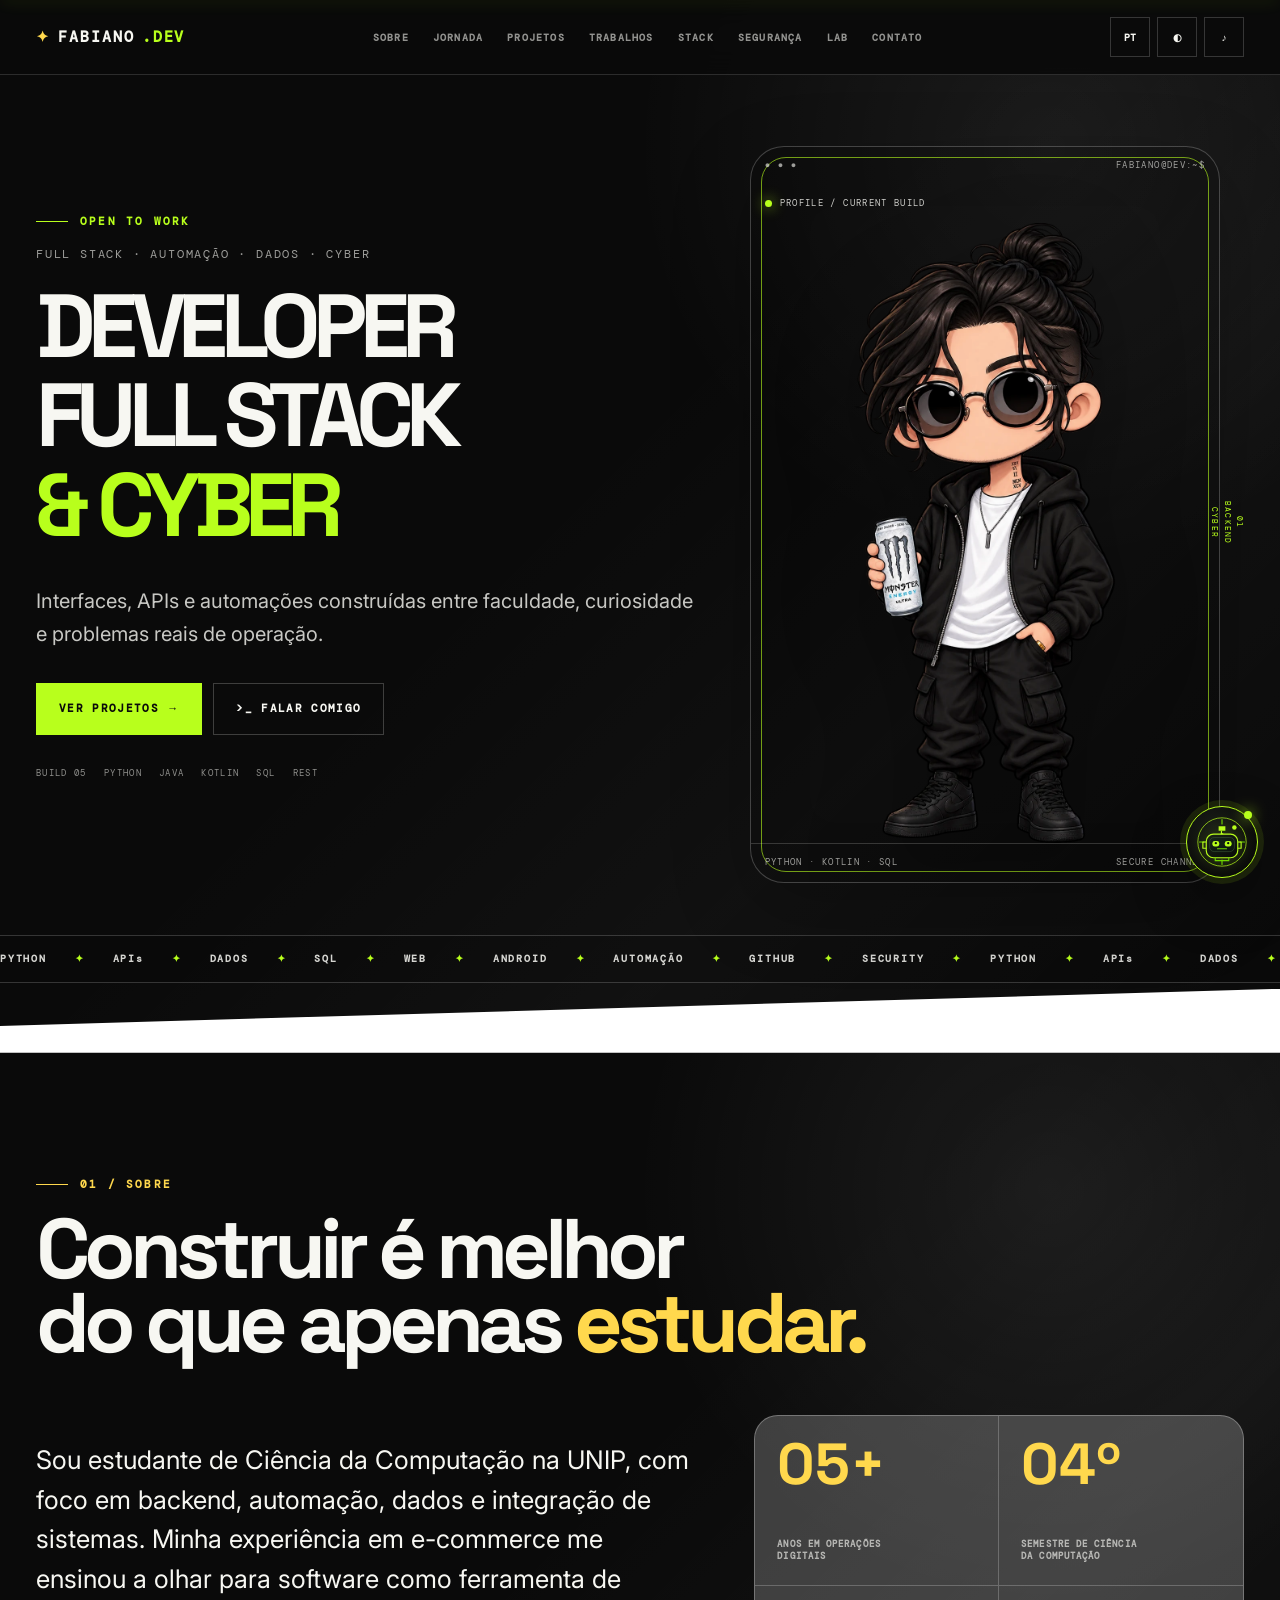
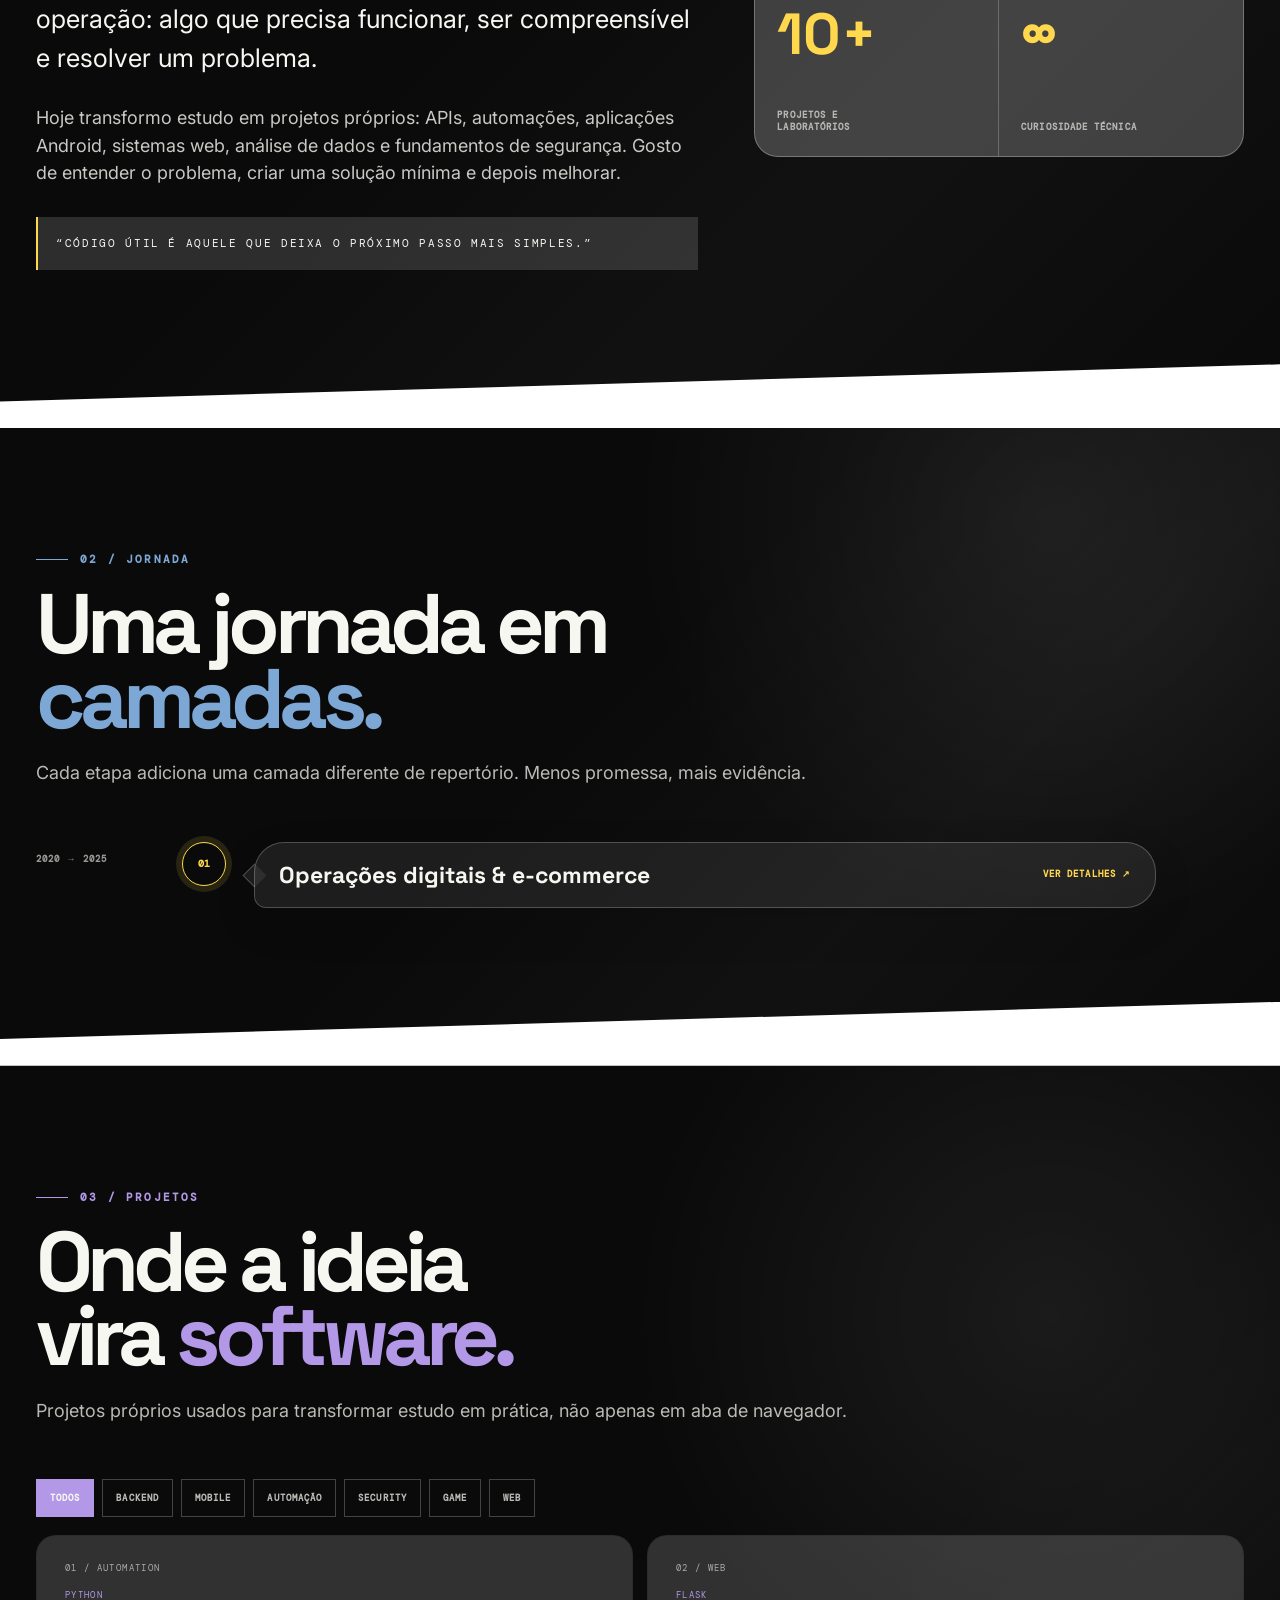
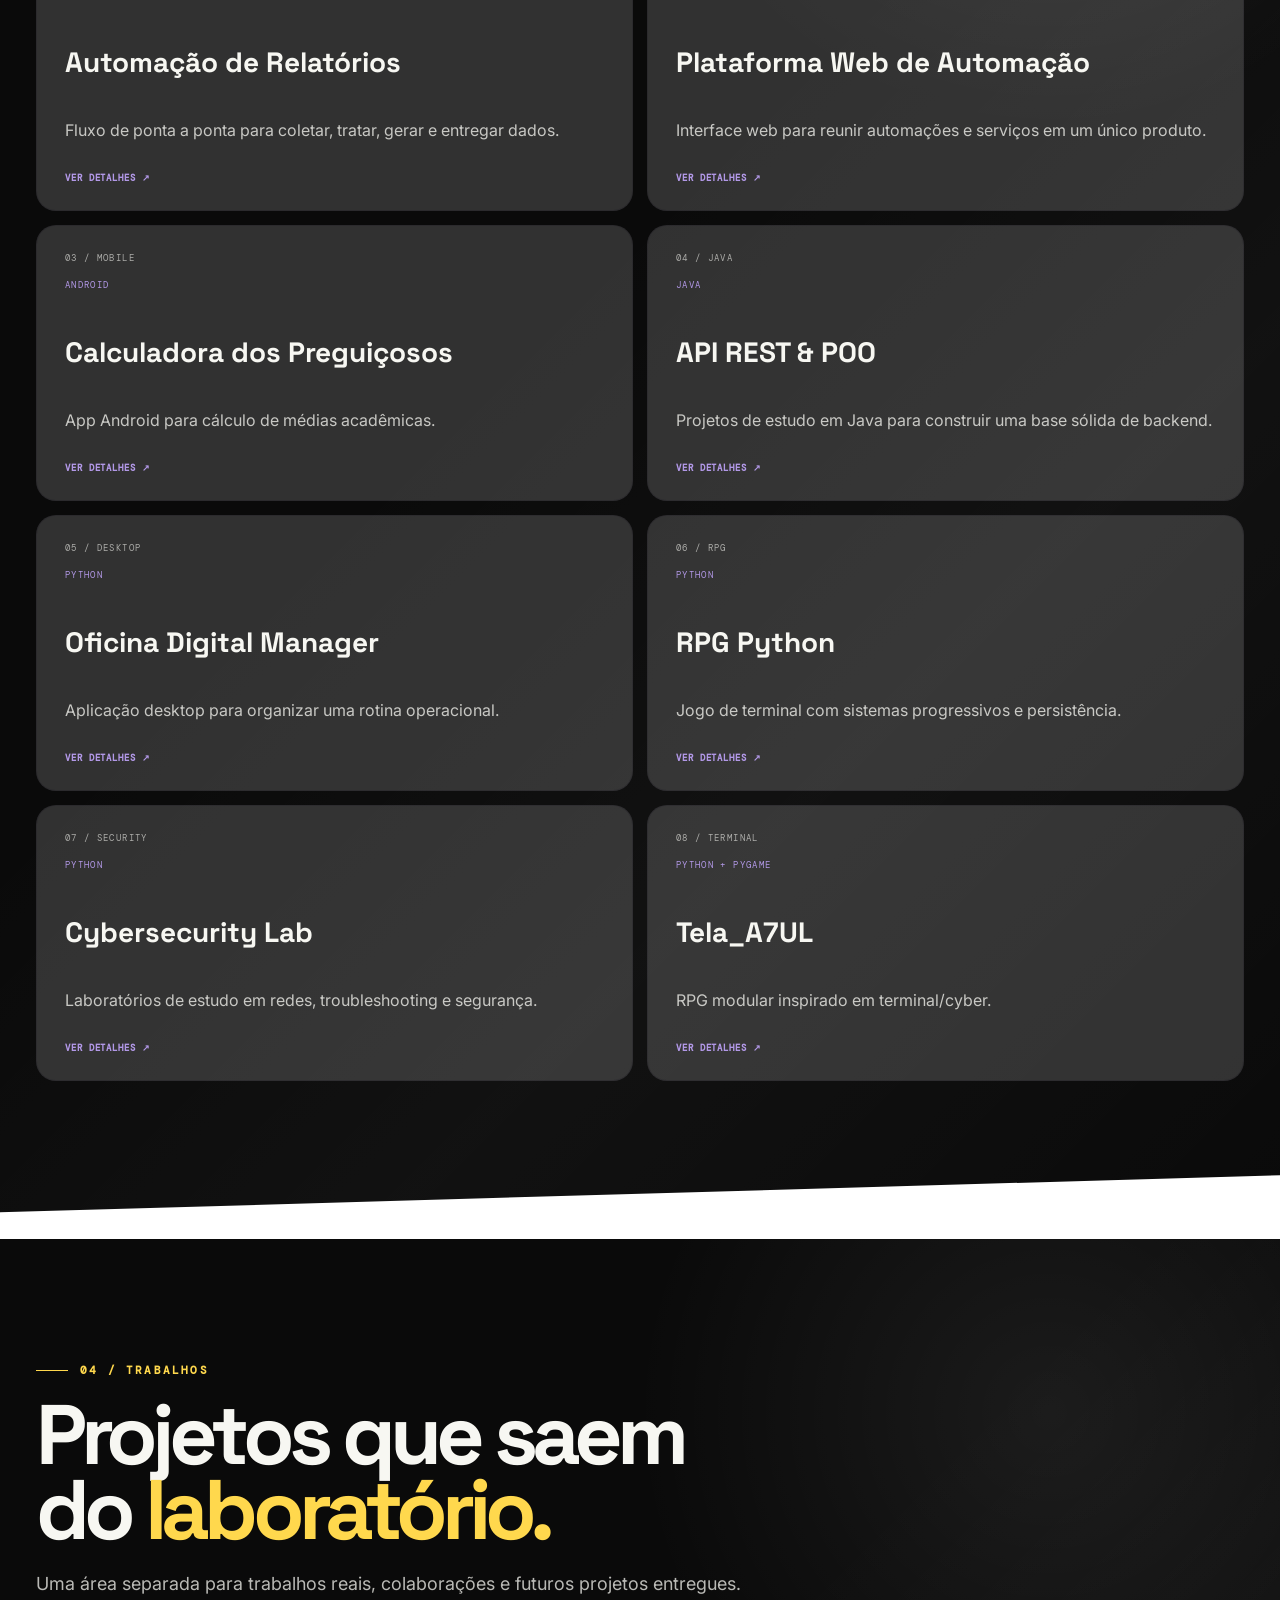
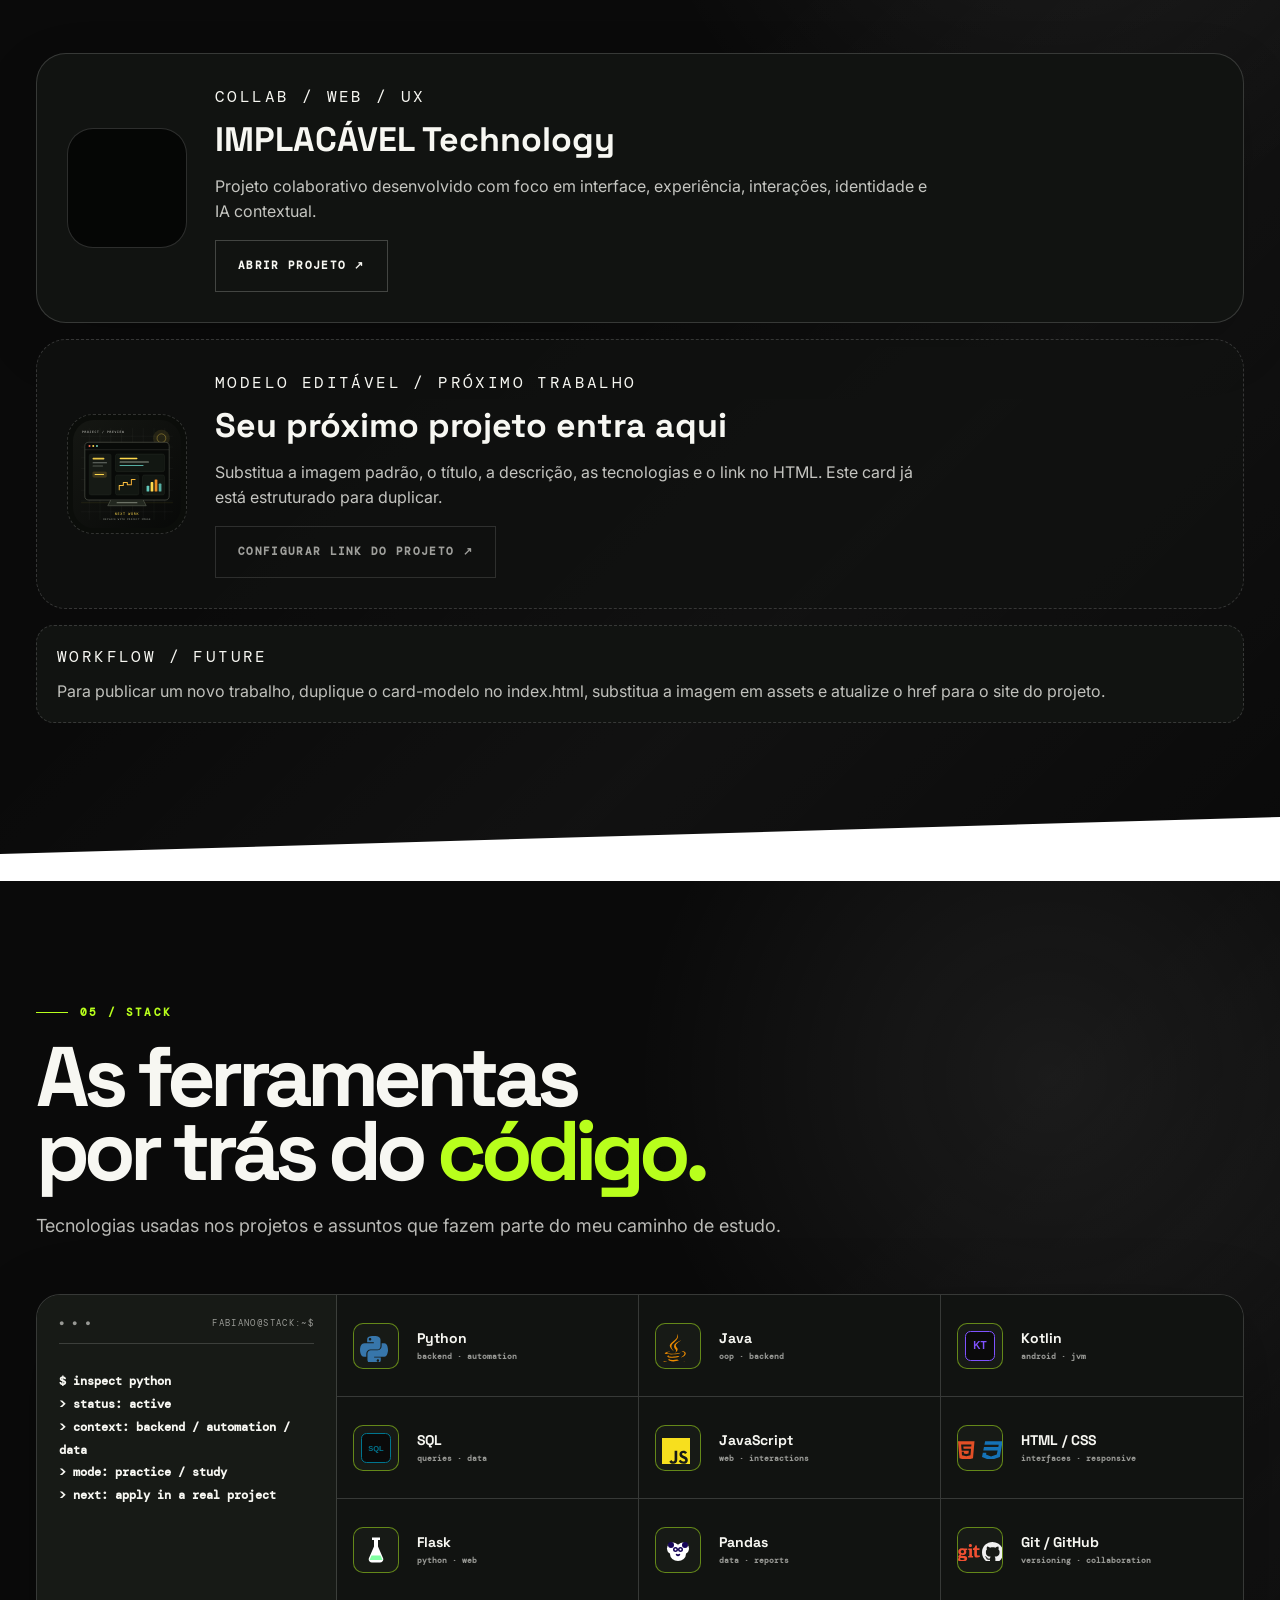
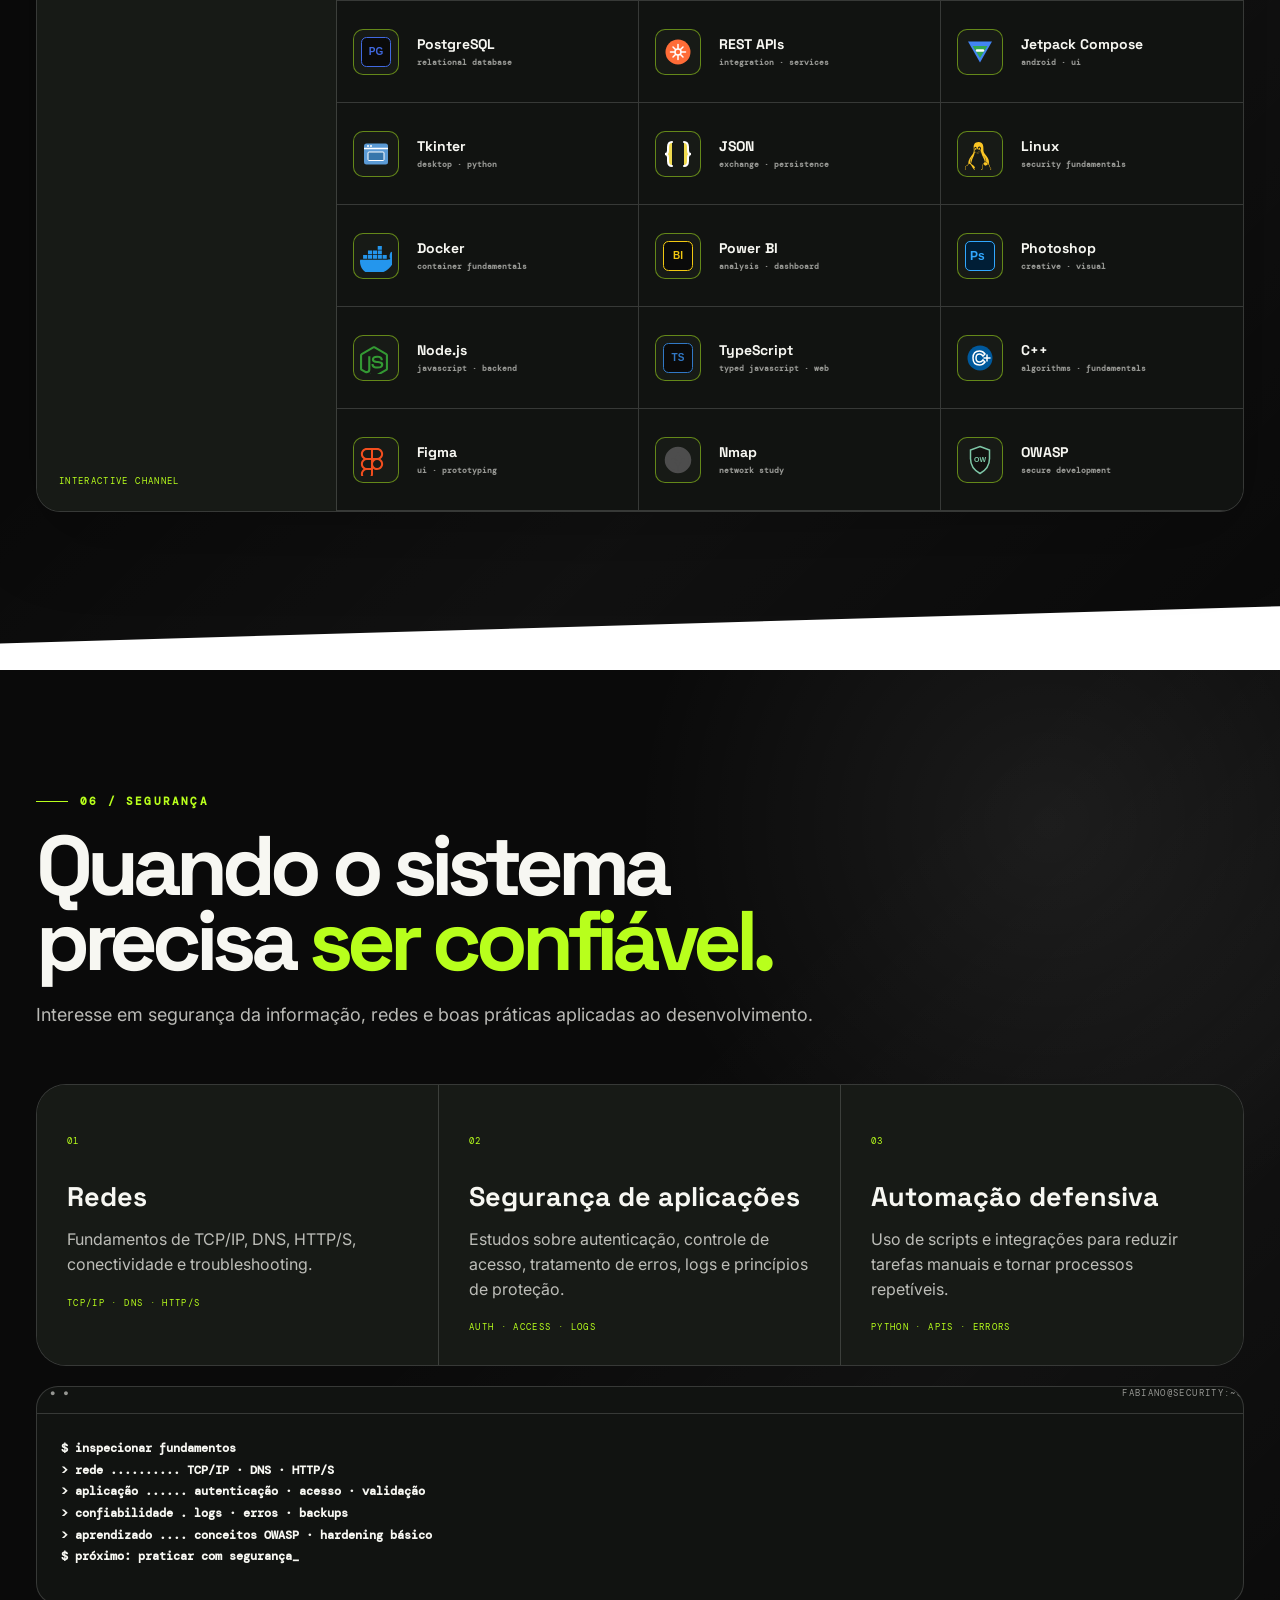
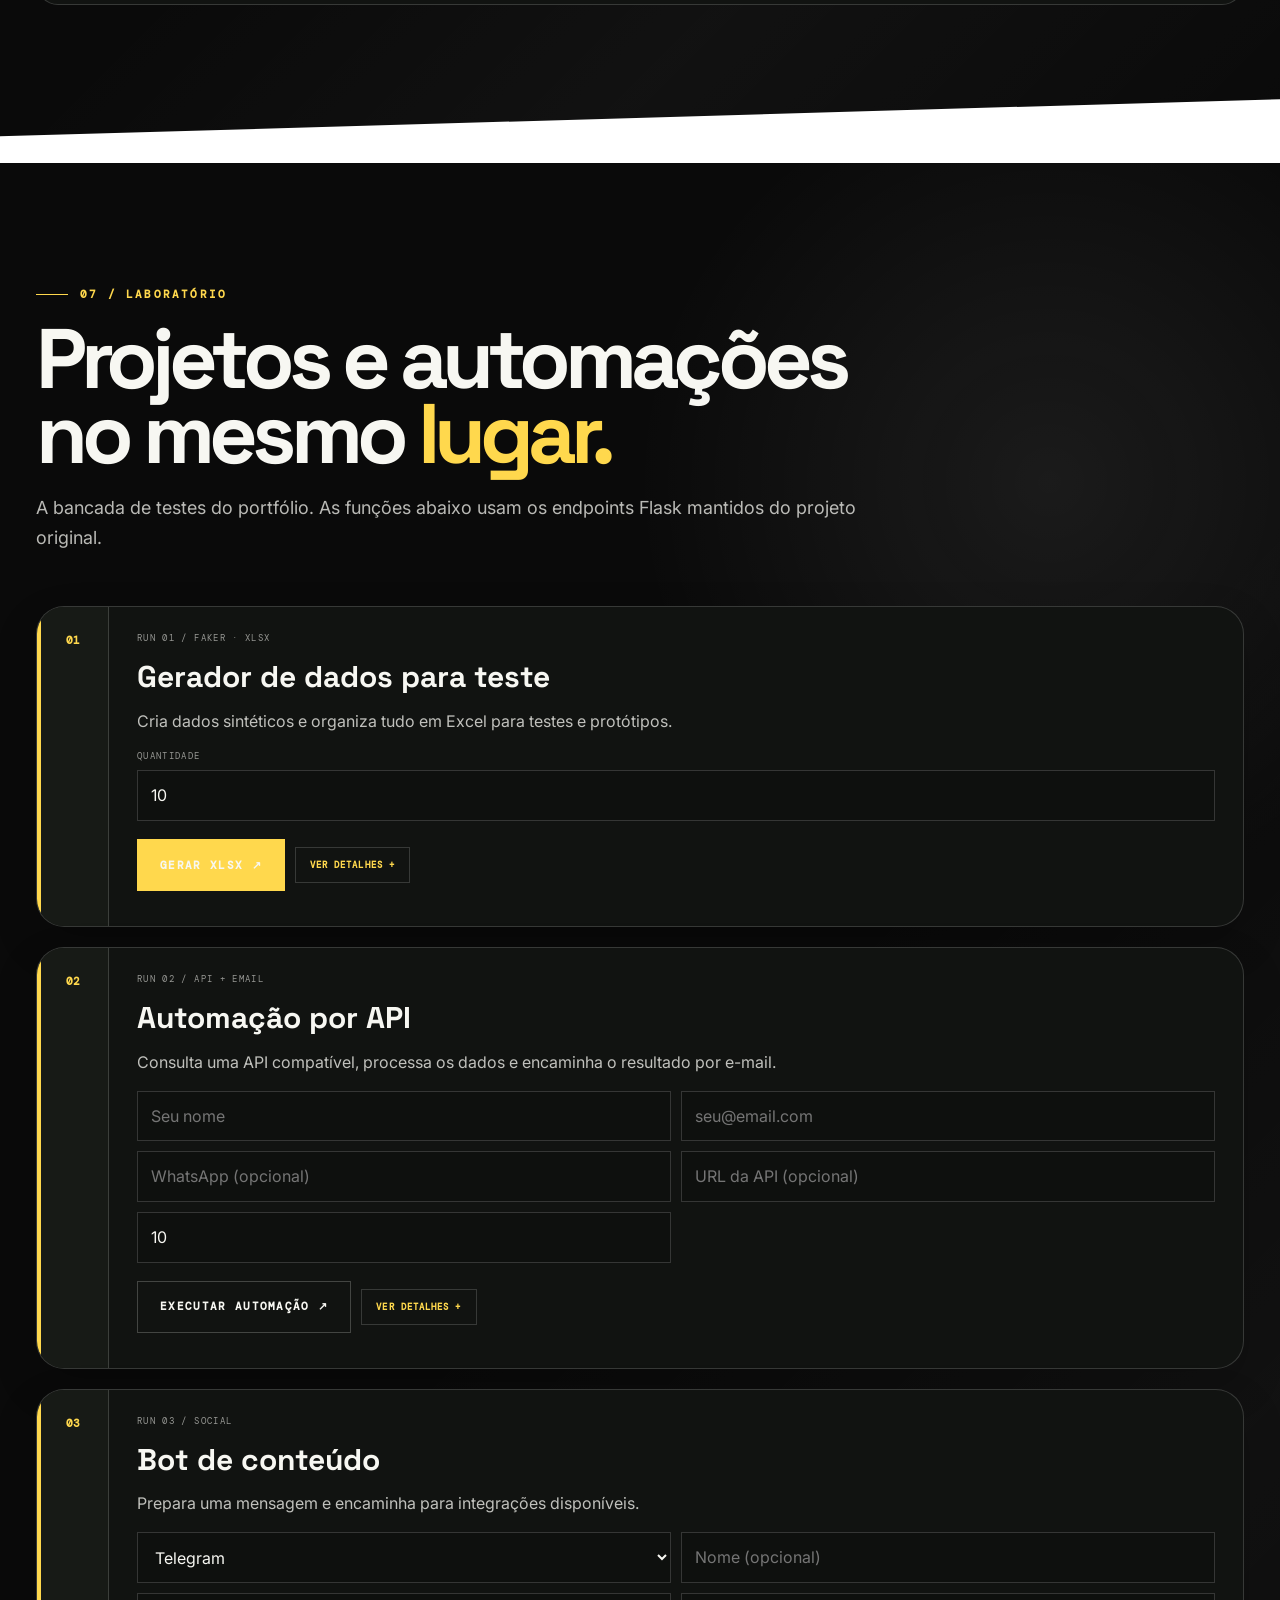
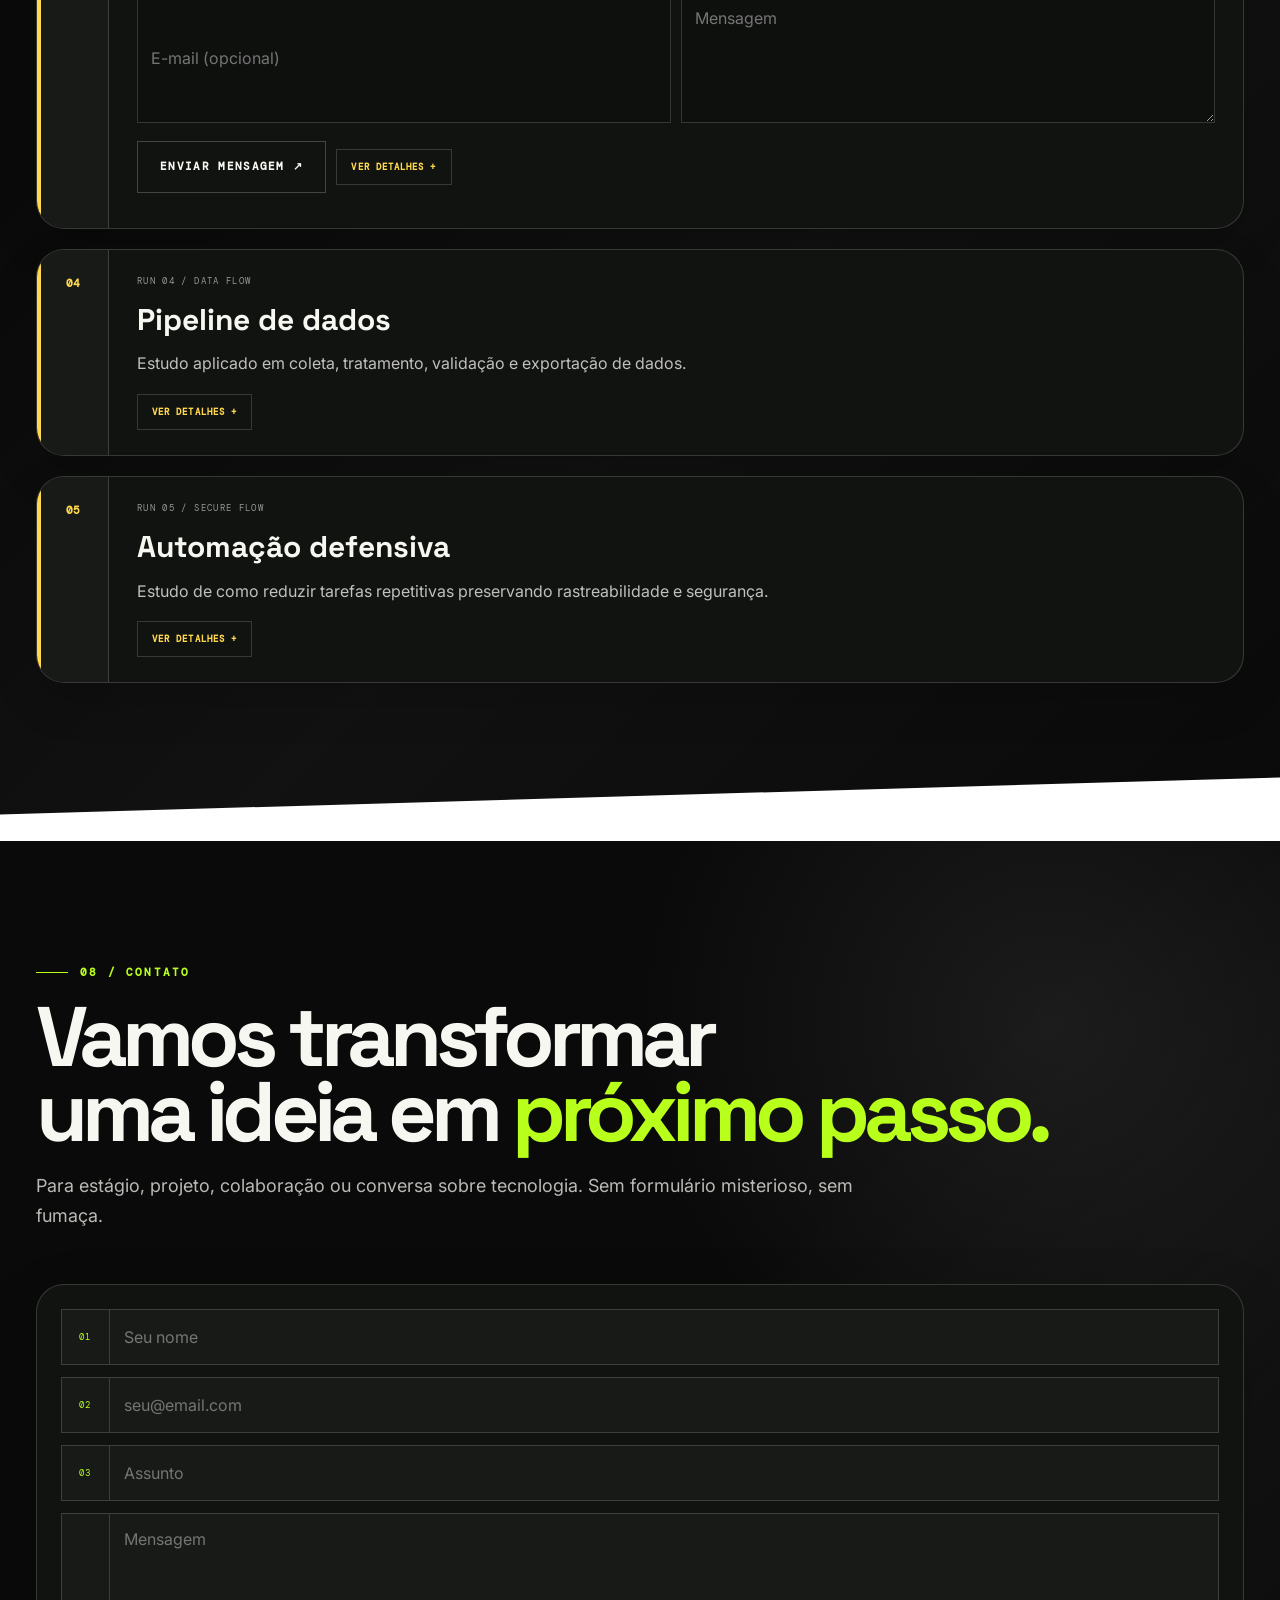
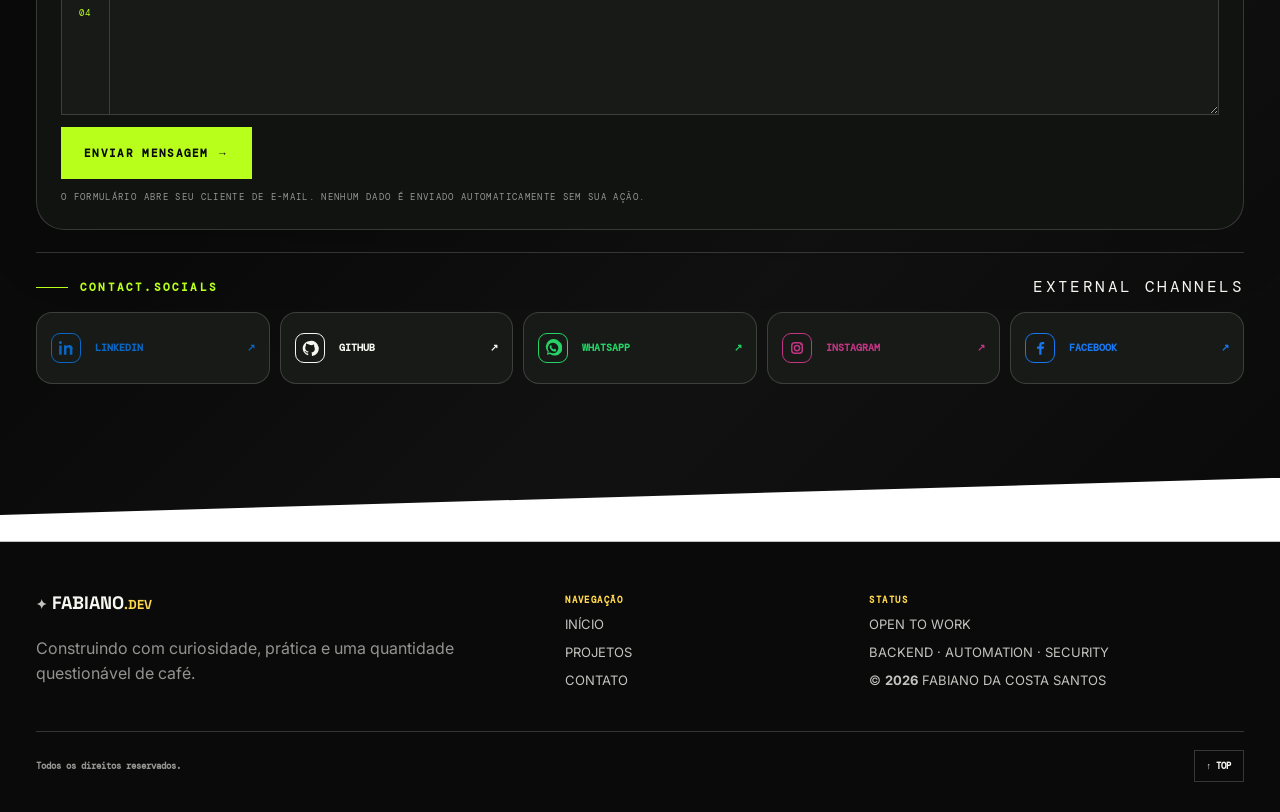
<file: index.html>
<!doctype html>
<html lang="pt-BR" class="theme-dark">
<head>
  <!-- ========================= META / SEO ========================= -->
  <meta charset="utf-8">
  <meta name="viewport" content="width=device-width, initial-scale=1">
  <meta name="theme-color" content="#0A0A0A">
  <meta name="description" content="Fabiano da Costa Santos — estudante de Ciência da Computação com foco em backend, automação, dados, desenvolvimento e fundamentos de segurança.">
  <meta property="og:title" content="Fabiano Santos — Developer Full Stack & Cyber">
  <meta property="og:description" content="Portfólio técnico com jornada, projetos, stack, segurança, laboratório e trabalhos. ">
  <meta property="og:type" content="website">
  <meta property="og:url" content="https://fabiano.tec.br/">
  <title>Fabiano Santos — Developer Full Stack & Cyber</title>
  <!-- ========================= FONTES ========================= -->
  <link rel="preconnect" href="https://fonts.googleapis.com">
  <link rel="preconnect" href="https://fonts.gstatic.com" crossorigin>
  <link href="https://fonts.googleapis.com/css2?family=DM+Mono:wght@400;500&family=Inter:wght@400;500;600;700;800&family=Space+Grotesk:wght@500;600;700&display=swap" rel="stylesheet">
  <link rel="stylesheet" href="/style.css">
</head>
<body>
  <!-- ========================= HUD / DECORAÇÃO GLOBAL ========================= -->
  <div class="cyber-cursor-fixed" id="cursor-target" aria-hidden="true" title="Cyber security cursor"><span class="cursor-target-icon"><svg viewBox="0 0 64 64" aria-hidden="true"><circle cx="32" cy="32" r="17"/><circle cx="32" cy="32" r="5"/><path d="M32 3v12M32 49v12M3 32h12M49 32h12"/></svg></span></div>
  <div class="scanline" aria-hidden="true"></div>
  <div class="scroll-progress" aria-hidden="true"><span></span></div>

  <!-- ========================= HEADER / NAVEGAÇÃO ========================= -->
  <header class="site-header" id="site-header">
    <div class="container header-inner">
      <a class="brand" href="#inicio" aria-label="Fabiano.dev">
        <span class="brand-symbol">✦</span><span>FABIANO</span><b>.DEV</b>
      </a>
      <nav class="main-nav" id="main-nav" aria-label="Navegação principal">
        <a href="#sobre" data-i18n="nav.about">SOBRE</a>
        <a href="#jornada" data-i18n="nav.journey">JORNADA</a>
        <a href="#projetos" data-i18n="nav.projects">PROJETOS</a>
        <a href="#trabalhos" data-i18n="nav.work">TRABALHOS</a>
        <a href="#stack" data-i18n="nav.stack">STACK</a>
        <a href="#seguranca" data-i18n="nav.security">SEGURANÇA</a>
        <a href="#laboratorio" data-i18n="nav.lab">LAB</a>
        <a href="#contato" data-i18n="nav.contact">CONTATO</a>
      </nav>
      <div class="header-actions">
        <button class="icon-button" id="lang-toggle" aria-label="Alternar idioma">PT</button>
        <button class="icon-button" id="theme-toggle" aria-label="Alternar tema">◐</button>
        <button class="sound-button" id="sound-toggle" aria-pressed="false" aria-label="Alternar som">♪</button>
        <button class="mobile-toggle" id="mobile-toggle" aria-label="Abrir menu" aria-expanded="false">☰</button>
      </div>
    </div>
  </header>

  <main>
    <!-- ========================= 00 / HERO ========================= -->
    <section id="inicio" class="hero section-grid" data-tone="lime">
      <div class="container hero-grid">
        <div class="hero-copy reveal">
          <div class="eyebrow"><span></span><span data-i18n="hero.eyebrow">OPEN TO WORK</span></div>
          <p class="mono hero-kicker" data-i18n="hero.kicker">FULL STACK · AUTOMAÇÃO · DADOS · CYBER</p>
          <h1 class="hero-title crash-title">
            <span data-i18n="hero.t1">DEVELOPER</span>
            <span data-i18n="hero.t2">FULL STACK</span>
            <span class="crash-word" data-i18n="hero.t3">&amp; CYBER</span>
          </h1>
          <p class="hero-lede" data-i18n="hero.lede">Interfaces, APIs e automações construídas entre faculdade, curiosidade e problemas reais de operação.</p>
          <div class="hero-actions">
            <a class="btn btn-primary" href="#projetos" data-i18n="hero.projects">VER PROJETOS →</a>
            <a class="btn btn-ghost" href="#contato" data-i18n="hero.contact">&gt;_ FALAR COMIGO</a>
          </div>
          <div class="hero-meta mono"><span>BUILD 05</span><span>PYTHON</span><span>JAVA</span><span>KOTLIN</span><span>SQL</span><span>REST</span></div>
        </div>
        <div class="hero-visual reveal reveal-delay-1">
          <div class="hero-photo-frame">
            <div class="photo-top mono"><span>● ● ●</span><span>fabiano@dev:~$</span></div>
            <div class="photo-status mono"><span class="status-dot"></span><span data-i18n="hero.status">PROFILE / CURRENT BUILD</span></div>
            <img class="hero-photo" src="/imagem/fabiano-cyber.webp" alt="Fabiano Santos" loading="eager">
            <div class="photo-footer mono"><span>PYTHON · KOTLIN · SQL</span><span>SECURE CHANNEL</span></div>
            <div class="glitch-overlay" aria-hidden="true"></div>
          </div>
          <div class="hero-side-rail mono"><span>01</span><span>BACKEND</span><span>CYBER</span></div>
        </div>
      </div>
      <div class="hero-strip infinite-strip" aria-label="Tecnologias">
        <div class="strip-track"><span>PYTHON</span><i>✦</i><span>APIs</span><i>✦</i><span>DADOS</span><i>✦</i><span>SQL</span><i>✦</i><span>WEB</span><i>✦</i><span>ANDROID</span><i>✦</i><span>AUTOMAÇÃO</span><i>✦</i><span>GITHUB</span><i>✦</i><span>SECURITY</span><i>✦</i><span>PYTHON</span><i>✦</i><span>APIs</span><i>✦</i><span>DADOS</span><i>✦</i><span>SQL</span><i>✦</i><span>WEB</span><i>✦</i><span>ANDROID</span><i>✦</i><span>AUTOMAÇÃO</span><i>✦</i></div>
      </div>
    </section>

    <!-- ========================= 01 / SOBRE ========================= -->
    <section id="sobre" class="section section-about" data-tone="amber">
      <div class="container">
        <div class="section-head reveal">
          <div class="eyebrow"><span></span><span data-i18n="about.eyebrow">01 / SOBRE</span></div>
          <h2 class="crash-title" data-i18n-html="about.title">Construir é melhor<br>do que apenas <em class="crash-accent">estudar.</em></h2>
        </div>
        <div class="about-grid">
          <article class="about-copy reveal">
            <p class="lead-paragraph" data-i18n="about.p1">Sou estudante de Ciência da Computação na UNIP, com foco em backend, automação, dados e integração de sistemas. Minha experiência em e-commerce me ensinou a olhar para software como ferramenta de operação: algo que precisa funcionar, ser compreensível e resolver um problema.</p>
            <p data-i18n="about.p2">Hoje transformo estudo em projetos próprios: APIs, automações, aplicações Android, sistemas web, análise de dados e fundamentos de segurança. Gosto de entender o problema, criar uma solução mínima e depois melhorar.</p>
            <div class="quote-line mono" data-i18n="about.quote">“Código útil é aquele que deixa o próximo passo mais simples.”</div>
          </article>
          <div class="stats-grid reveal reveal-delay-1">
            <div class="stat-card"><strong>05+</strong><span data-i18n="about.s1">ANOS EM OPERAÇÕES DIGITAIS</span></div>
            <div class="stat-card"><strong>04º</strong><span data-i18n="about.s2">SEMESTRE DE CIÊNCIA DA COMPUTAÇÃO</span></div>
            <div class="stat-card"><strong>10+</strong><span data-i18n="about.s3">PROJETOS E LABORATÓRIOS</span></div>
            <div class="stat-card accent"><strong>∞</strong><span data-i18n="about.s4">CURIOSIDADE TÉCNICA</span></div>
          </div>
        </div>
      </div>
    </section>

    <!-- ========================= 02 / JORNADA CRONOLÓGICA ========================= -->
    <section id="jornada" class="section section-jornada" data-tone="cyan">
      <div class="container">
        <div class="section-head reveal">
          <div class="eyebrow"><span></span><span data-i18n="journey.eyebrow">02 / JORNADA</span></div>
          <h2 class="crash-title" data-i18n-html="journey.title">Uma jornada em<br><em class="crash-accent">camadas.</em></h2>
          <p data-i18n="journey.subtitle">Cada etapa adiciona uma camada diferente de repertório. Menos promessa, mais evidência.</p>
        </div>
        <div class="timeline" id="timeline">
          <article class="timeline-item reveal"><div class="timeline-year">2020 → 2025</div><div class="timeline-node">01</div><div class="timeline-card"><div class="timeline-top"><h3 class="crash-target" data-i18n="journey.1.title">Operações digitais &amp; e-commerce</h3><button class="text-button detail-toggle" data-detail="j1" data-i18n="common.details">DETALHES +</button></div><p data-i18n="journey.1.text">Gestão de marketplaces, atendimento, anúncios, logística, dados e resolução de problemas em ambientes digitais.</p><span class="mono" data-i18n="journey.1.tags">Mercado Livre · Amazon · Shopee · Magalu · Shein</span><div class="timeline-detail" id="j1" data-i18n="journey.1.detail">Foi a fase que me ensinou que um processo só é bom quando consegue funcionar sob pressão, com clareza e continuidade.</div></div></article>
          <article class="timeline-item reveal reveal-delay-1"><div class="timeline-year">25 FEV 2025</div><div class="timeline-node">02</div><div class="timeline-card"><div class="timeline-top"><h3 class="crash-target" data-i18n="journey.2.title">Início da Ciência da Computação</h3><button class="text-button detail-toggle" data-detail="j2" data-i18n="common.details">DETALHES +</button></div><p data-i18n="journey.2.text">Entrada no Bacharelado em Ciência da Computação na UNIP, trazendo base formal para a prática.</p><span class="mono" data-i18n="journey.2.tags">UNIP · LÓGICA · POO · ESTRUTURAS</span><div class="timeline-detail" id="j2" data-i18n="journey.2.detail">A faculdade consolidou lógica de programação, orientação a objetos, estruturas de dados, banco de dados e fundamentos de engenharia de software.</div></div></article>
          <article class="timeline-item reveal"><div class="timeline-year">PROJETO 01</div><div class="timeline-node">03</div><div class="timeline-card"><div class="timeline-top"><h3 class="crash-target" data-i18n="journey.3.title">Snake em Kotlin</h3><button class="text-button detail-toggle" data-detail="j3" data-i18n="common.details">DETALHES +</button></div><p data-i18n="journey.3.text">Primeiro jogo em Kotlin, transformando lógica e estados em uma aplicação executável.</p><span class="mono">KOTLIN · GAME LOGIC · STATE</span><div class="timeline-detail" id="j3" data-i18n="journey.3.detail">O projeto marcou a passagem de exercícios isolados para um software com entrada de usuário, estados, regras e comportamento contínuo.</div></div></article>
          <article class="timeline-item reveal reveal-delay-1"><div class="timeline-year">PROJETO 02</div><div class="timeline-node">04</div><div class="timeline-card"><div class="timeline-top"><h3 class="crash-target" data-i18n="journey.4.title">Calculadora dos Preguiçosos</h3><button class="text-button detail-toggle" data-detail="j4" data-i18n="common.details">DETALHES +</button></div><p data-i18n="journey.4.text">Aplicação Android para calcular NP1, AVA, PIN e Exame com regras acadêmicas.</p><span class="mono">KOTLIN · ANDROID · COMPOSE · MATERIAL 3</span><div class="timeline-detail" id="j4" data-i18n="journey.4.detail">Projeto funcional com validação de entradas, gerenciamento de estado, componentes reutilizáveis, reprodução de áudio e geração de APK.</div></div></article>
          <article class="timeline-item reveal"><div class="timeline-year">PROJETO 03</div><div class="timeline-node">05</div><div class="timeline-card"><div class="timeline-top"><h3 class="crash-target" data-i18n="journey.5.title">Automação de Relatórios</h3><button class="text-button detail-toggle" data-detail="j5" data-i18n="common.details">DETALHES +</button></div><p data-i18n="journey.5.text">API → processamento → relatório → entrega. A primeira automação ponta a ponta.</p><span class="mono">PYTHON · PANDAS · REST API · SMTP</span><div class="timeline-detail" id="j5" data-i18n="journey.5.detail">Integração com API do Banco Central, tratamento com Pandas, exportação CSV/XLSX e envio automatizado por e-mail.</div></div></article>
          <article class="timeline-item reveal reveal-delay-1"><div class="timeline-year">PROJETO 04</div><div class="timeline-node">06</div><div class="timeline-card"><div class="timeline-top"><h3 class="crash-target" data-i18n="journey.6.title">Plataforma Web de Automação</h3><button class="text-button detail-toggle" data-detail="j6" data-i18n="common.details">DETALHES +</button></div><p data-i18n="journey.6.text">Backend Flask, interface web, formulários, endpoints, downloads e serviços no mesmo produto.</p><span class="mono">FLASK · PYTHON · JAVASCRIPT · APIS</span><div class="timeline-detail" id="j6" data-i18n="journey.6.detail">O laboratório aproximou backend e interface, com serviços separados e fluxos reais de processamento.</div></div></article>
          <article class="timeline-item reveal"><div class="timeline-year">PROJETO 05</div><div class="timeline-node">07</div><div class="timeline-card"><div class="timeline-top"><h3 class="crash-target" data-i18n="journey.7.title">Java REST &amp; POO</h3><button class="text-button detail-toggle" data-detail="j7" data-i18n="common.details">DETALHES +</button></div><p data-i18n="journey.7.text">Estudos práticos em Java para organizar classes, endpoints, regras e dados.</p><span class="mono">JAVA · POO · REST · SQL</span><div class="timeline-detail" id="j7" data-i18n="journey.7.detail">Inclui projetos de API REST e exercícios de encapsulamento, herança, polimorfismo, composição e organização de código.</div></div></article>
          <article class="timeline-item reveal reveal-delay-1"><div class="timeline-year">PROJETO 06</div><div class="timeline-node">08</div><div class="timeline-card"><div class="timeline-top"><h3 class="crash-target" data-i18n="journey.8.title">Cybersecurity Lab</h3><button class="text-button detail-toggle" data-detail="j8" data-i18n="common.details">DETALHES +</button></div><p data-i18n="journey.8.text">Laboratórios próprios para estudar redes, segurança de aplicações e automação defensiva.</p><span class="mono">TCP/IP · DNS · PYTHON · TROUBLESHOOTING</span><div class="timeline-detail" id="j8" data-i18n="journey.8.detail">A trilha inclui estudos de port scanning, fundamentos de autenticação, tratamento de erros, logs, criptografia básica e práticas seguras. É estudo prático, não experiência profissional.</div></div></article>
          <article class="timeline-item reveal"><div class="timeline-year">PROJETO 07</div><div class="timeline-node">09</div><div class="timeline-card"><div class="timeline-top"><h3 class="crash-target" data-i18n="journey.9.title">Tela_A7UL / Jogo de terminal</h3><button class="text-button detail-toggle" data-detail="j9" data-i18n="common.details">DETALHES +</button></div><p data-i18n="journey.9.text">RPG em Python com combate, exploração, inventário, save system, eventos e áudio.</p><span class="mono">PYTHON · POO · JSON · PERSISTÊNCIA</span><div class="timeline-detail" id="j9" data-i18n="journey.9.detail">Projeto modular com src/, áudio, múltiplos slots, NG+, bosses, cidades e estrutura de mundo. O arquivo-fonte foi incluído no projeto do portfólio.</div></div></article>
          <article class="timeline-item reveal reveal-delay-1"><div class="timeline-year">PROJETO 08</div><div class="timeline-node">10</div><div class="timeline-card"><div class="timeline-top"><h3 class="crash-target" data-i18n="journey.10.title">IMPLACÁVEL Technology</h3><button class="text-button detail-toggle" data-detail="j10" data-i18n="common.details">DETALHES +</button></div><p data-i18n="journey.10.text">Trabalho colaborativo de front-end, UX/UI, interações, tema e IA contextual.</p><span class="mono">REACT · TYPESCRIPT · UX/UI · IA</span><div class="timeline-detail" id="j10" data-i18n="journey.10.detail">Reconstrução e refinamento de um site institucional com linguagem editorial/cyber e componentes interativos.</div></div></article>
          <article class="timeline-item reveal"><div class="timeline-year">AGORA</div><div class="timeline-node">11</div><div class="timeline-card current"><div class="timeline-top"><h3 class="crash-target" data-i18n="journey.11.title">Preparando o próximo salto</h3><button class="text-button detail-toggle" data-detail="j11" data-i18n="common.details">DETALHES +</button></div><p data-i18n="journey.11.text">Buscando estágio/júnior para transformar laboratório e formação em experiência profissional verificável.</p><span class="mono">BACKEND · AUTOMATION · SECURITY · CLOUD</span><div class="timeline-detail" id="j11" data-i18n="journey.11.detail">Próximo passo: aprofundar backend, cloud e segurança em um ambiente profissional, aprender com uma equipe e entregar software útil.</div></div></article>
        </div>
      </div>
    </section>

    <!-- ========================= 03 / PROJETOS ========================= -->
    <section id="projetos" class="section section-projects" data-tone="violet">
      <div class="container">
        <div class="section-head reveal">
          <div class="eyebrow"><span></span><span data-i18n="projects.eyebrow">03 / PROJETOS</span></div>
          <h2 class="crash-title" data-i18n-html="projects.title">Onde a ideia<br>vira <em class="crash-accent">software.</em></h2>
          <p data-i18n="projects.subtitle">Projetos próprios usados para transformar estudo em prática, não apenas em aba de navegador.</p>
        </div>
        <div class="filter-row" id="project-filters">
          <button class="filter active" data-filter="all" data-i18n="filters.all">TODOS</button>
          <button class="filter" data-filter="backend" data-i18n="filters.backend">BACKEND</button>
          <button class="filter" data-filter="mobile" data-i18n="filters.mobile">MOBILE</button>
          <button class="filter" data-filter="automation" data-i18n="filters.automation">AUTOMAÇÃO</button>
          <button class="filter" data-filter="security" data-i18n="filters.security">SECURITY</button>
          <button class="filter" data-filter="game" data-i18n="filters.game">GAME</button>
          <button class="filter" data-filter="web" data-i18n="filters.web">WEB</button>
        </div>
        <div class="project-grid" id="project-grid">
          <button class="project-card reveal" data-project="selic" data-tags="automation backend">
            <span class="project-index mono">01 / AUTOMATION</span><span class="project-tech mono">PYTHON</span>
            <h3 data-project-title="selic">Automação de Relatórios</h3><p data-project-summary="selic">API do Banco Central, Pandas, CSV/XLSX e envio automático por e-mail.</p>
            <span class="project-link" data-i18n="common.details">VER DETALHES ↗</span>
          </button>
          <button class="project-card reveal reveal-delay-1" data-project="flask" data-tags="web backend automation">
            <span class="project-index mono">02 / WEB</span><span class="project-tech mono">FLASK</span>
            <h3 data-project-title="flask">Plataforma Web de Automação</h3><p data-project-summary="flask">Interface web para executar automações, integrar serviços e organizar processamento.</p>
            <span class="project-link" data-i18n="common.details">VER DETALHES ↗</span>
          </button>
          <button class="project-card reveal" data-project="calc" data-tags="mobile">
            <span class="project-index mono">03 / MOBILE</span><span class="project-tech mono">ANDROID</span>
            <h3 data-project-title="calc">Calculadora dos Preguiçosos</h3><p data-project-summary="calc">App Android em Kotlin para cálculo de médias e regras acadêmicas.</p>
            <span class="project-link" data-i18n="common.details">VER DETALHES ↗</span>
          </button>
          <button class="project-card reveal reveal-delay-1" data-project="java" data-tags="backend">
            <span class="project-index mono">04 / JAVA</span><span class="project-tech mono">JAVA</span>
            <h3 data-project-title="java">API REST &amp; POO</h3><p data-project-summary="java">Estudos de backend em Java, objetos, endpoints, organização e dados.</p>
            <span class="project-link" data-i18n="common.details">VER DETALHES ↗</span>
          </button>
          <button class="project-card reveal" data-project="oficina" data-tags="automation backend">
            <span class="project-index mono">05 / DESKTOP</span><span class="project-tech mono">PYTHON</span>
            <h3 data-project-title="oficina">Oficina Digital Manager</h3><p data-project-summary="oficina">Projeto desktop em Python/Tkinter com SQLite para organizar uma rotina operacional.</p>
            <span class="project-link" data-i18n="common.details">VER DETALHES ↗</span>
          </button>
          <button class="project-card reveal reveal-delay-1" data-project="rpg" data-tags="game backend">
            <span class="project-index mono">06 / RPG</span><span class="project-tech mono">PYTHON</span>
            <h3 data-project-title="rpg">RPG Python</h3><p data-project-summary="rpg">Jogo de terminal com save system, eventos, inventário, cidades, bosses e progressão.</p>
            <span class="project-link" data-i18n="common.details">VER DETALHES ↗</span>
          </button>
          <button class="project-card reveal" data-project="cyber" data-tags="security">
            <span class="project-index mono">07 / SECURITY</span><span class="project-tech mono">PYTHON</span>
            <h3 data-project-title="cyber">Cybersecurity Lab</h3><p data-project-summary="cyber">Laboratórios de estudo para redes, troubleshooting, segurança de aplicações e automação defensiva.</p>
            <span class="project-link" data-i18n="common.details">VER DETALHES ↗</span>
          </button>
          <button class="project-card reveal reveal-delay-1" data-project="tela" data-tags="game backend">
            <span class="project-index mono">08 / TERMINAL</span><span class="project-tech mono">PYTHON + PYGAME</span>
            <h3 data-project-title="tela">Tela_A7UL</h3><p data-project-summary="tela">RPG modular com áudio, persistência, combate, mundo e sistema NG+.</p>
            <span class="project-link" data-i18n="common.details">VER DETALHES ↗</span>
          </button>
        </div>
      </div>
    </section>

    <!-- ========================= 04 / TRABALHOS ========================= -->
    <section id="trabalhos" class="section section-work" data-tone="red">
      <div class="container">
        <div class="section-head reveal">
          <div class="eyebrow"><span></span><span data-i18n="work.eyebrow">04 / TRABALHOS</span></div>
          <h2 class="crash-title" data-i18n-html="work.title">Projetos que saem<br>do <em class="crash-accent">laboratório.</em></h2>
          <p data-i18n="work.subtitle">Uma área separada para trabalhos reais, colaborações e futuros projetos entregues.</p>
        </div>
        <article class="work-feature reveal">
          <div class="work-mark work-mark-image">
            <img src="/assets/implacavel-marketing-institucional.png" alt="Logotipo IMPLACÁVEL Marketing Institucional" loading="lazy" decoding="async">
          </div>
          <div>
            <span class="mono">COLLAB / WEB / UX</span>
            <h3>IMPLACÁVEL Technology</h3>
            <p data-i18n="work.implacavel">Projeto colaborativo desenvolvido com foco em interface, experiência, interações, identidade e IA contextual.</p>
            <a class="btn btn-ghost" href="https://implacavel-company.github.io/Implacavel-WebSite/" target="_blank" rel="noreferrer noopener" data-i18n="work.open">ABRIR PROJETO ↗</a>
          </div>
        </article>

        <!-- MODELO EDITÁVEL: DUPLIQUE ESTE CARD E TROQUE IMAGEM, TÍTULO, DESCRIÇÃO, TECNOLOGIAS E LINK. -->
        <article class="work-feature work-feature-template reveal" id="proximo-trabalho">
          <div class="work-mark work-mark-image work-mark-template">
            <img src="/assets/work-preview-placeholder.svg" alt="Imagem padrão para o próximo trabalho: interface web e código" loading="lazy" decoding="async">
          </div>
          <div>
            <span class="mono" data-i18n="work.templateLabel">MODELO EDITÁVEL / PRÓXIMO TRABALHO</span>
            <h3 data-i18n="work.templateTitle">Seu próximo projeto entra aqui</h3>
            <p data-i18n="work.templateText">Substitua a imagem padrão, o título, a descrição, as tecnologias e o link no HTML. Este card já está estruturado para duplicar.</p>
            <a class="btn btn-ghost work-template-link" href="#proximo-trabalho" aria-disabled="true" tabindex="-1" data-i18n="work.templateLink">CONFIGURAR LINK DO PROJETO ↗</a>
          </div>
        </article>
        <div class="future-work"><span class="mono">WORKFLOW / FUTURE</span><p data-i18n="work.future">Para publicar um novo trabalho, duplique o card-modelo no index.html, substitua a imagem em assets e atualize o href para o site do projeto.</p></div>
      </div>
    </section>

    <!-- ========================= 05 / STACK ========================= -->
    <section id="stack" class="section section-stack" data-tone="cyan">
      <div class="container">
        <div class="section-head reveal">
          <div class="eyebrow"><span></span><span data-i18n="stack.eyebrow">05 / STACK</span></div>
          <h2 class="crash-title" data-i18n-html="stack.title">As ferramentas<br>por trás do <em class="crash-accent">código.</em></h2>
          <p data-i18n="stack.subtitle">Tecnologias usadas nos projetos e assuntos que fazem parte do meu caminho de estudo.</p>
        </div>
        <div class="stack-layout">
          <div class="terminal-card reveal" id="stack-terminal">
            <div class="terminal-top mono"><span>● ● ●</span><span>fabiano@stack:~$</span></div>
            <pre id="stack-output">$ inspect python
&gt; status: active
&gt; context: backend / automation / data
&gt; mode: practice / study
&gt; next: apply in a real project</pre>
            <span class="terminal-footer mono">INTERACTIVE CHANNEL</span>
          </div>
          <div class="stack-grid reveal reveal-delay-1" id="stack-grid">
<button class="stack-chip" data-stack="Python" data-category="backend" type="button">
      <span class="stack-icon-wrap"><img class="stack-logo" loading="lazy" src="/assets/tech-icons/python.svg" alt="Python icon"><span class="stack-fallback">P</span></span>
      <span class="stack-copy"><b>Python</b><small>backend · automation</small></span>
    </button>
<button class="stack-chip" data-stack="Java" data-category="backend" type="button">
      <span class="stack-icon-wrap"><img class="stack-logo" loading="lazy" src="/assets/tech-icons/java.svg" alt="Java icon"><span class="stack-fallback">J</span></span>
      <span class="stack-copy"><b>Java</b><small>oop · backend</small></span>
    </button>
<button class="stack-chip" data-stack="Kotlin" data-category="mobile" type="button">
      <span class="stack-icon-wrap"><img class="stack-logo" loading="lazy" src="/assets/tech-icons/kotlin.svg" alt="Kotlin icon"><span class="stack-fallback">K</span></span>
      <span class="stack-copy"><b>Kotlin</b><small>android · jvm</small></span>
    </button>
<button class="stack-chip" data-stack="SQL" data-category="data" type="button">
      <span class="stack-icon-wrap"><img class="stack-logo" loading="lazy" src="/assets/tech-icons/sql.svg" alt="SQL icon"><span class="stack-fallback">S</span></span>
      <span class="stack-copy"><b>SQL</b><small>queries · data</small></span>
    </button>
<button class="stack-chip" data-stack="JavaScript" data-category="web" type="button">
      <span class="stack-icon-wrap"><img class="stack-logo" loading="lazy" src="/assets/tech-icons/javascript.svg" alt="JavaScript icon"><span class="stack-fallback">J</span></span>
      <span class="stack-copy"><b>JavaScript</b><small>web · interactions</small></span>
    </button>
<button class="stack-chip" data-stack="HTML / CSS" data-category="web" type="button">
      <span class="stack-icon-wrap">
        <span class="stack-icon-pair" aria-hidden="true">
          <img class="stack-logo stack-logo-pair" loading="lazy" src="/assets/tech-icons/html5.svg" alt="">
          <img class="stack-logo stack-logo-pair" loading="lazy" src="/assets/tech-icons/css3.svg" alt="">
        </span>
        <span class="stack-fallback">HC</span>
      </span>
      <span class="stack-copy"><b>HTML / CSS</b><small>interfaces · responsive</small></span>
    </button>
<button class="stack-chip" data-stack="Flask" data-category="backend" type="button">
      <span class="stack-icon-wrap"><img class="stack-logo" loading="lazy" src="/assets/tech-icons/flask.svg" alt="Flask icon"><span class="stack-fallback">F</span></span>
      <span class="stack-copy"><b>Flask</b><small>python · web</small></span>
    </button>
<button class="stack-chip" data-stack="Pandas" data-category="data" type="button">
      <span class="stack-icon-wrap"><img class="stack-logo" loading="lazy" src="/assets/tech-icons/pandas.svg" alt="Pandas icon"><span class="stack-fallback">P</span></span>
      <span class="stack-copy"><b>Pandas</b><small>data · reports</small></span>
    </button>
<button class="stack-chip" data-stack="Git / GitHub" data-category="tools" type="button">
      <span class="stack-icon-wrap">
        <span class="stack-icon-pair" aria-hidden="true">
          <img class="stack-logo stack-logo-pair" loading="lazy" src="/assets/tech-icons/git.svg" alt="">
          <img class="stack-logo stack-logo-pair" loading="lazy" src="/assets/tech-icons/github.svg" alt="">
        </span>
        <span class="stack-fallback">GG</span>
      </span>
      <span class="stack-copy"><b>Git / GitHub</b><small>versioning · collaboration</small></span>
    </button>
<button class="stack-chip" data-stack="PostgreSQL" data-category="data" type="button">
      <span class="stack-icon-wrap"><img class="stack-logo" loading="lazy" src="/assets/tech-icons/postgresql.svg" alt="PostgreSQL icon"><span class="stack-fallback">P</span></span>
      <span class="stack-copy"><b>PostgreSQL</b><small>relational database</small></span>
    </button>
<button class="stack-chip" data-stack="REST APIs" data-category="backend" type="button">
      <span class="stack-icon-wrap"><img class="stack-logo" loading="lazy" src="/assets/tech-icons/rest.svg" alt="REST APIs icon"><span class="stack-fallback">RA</span></span>
      <span class="stack-copy"><b>REST APIs</b><small>integration · services</small></span>
    </button>
<button class="stack-chip" data-stack="Jetpack Compose" data-category="mobile" type="button">
      <span class="stack-icon-wrap"><img class="stack-logo" loading="lazy" src="/assets/tech-icons/compose.svg" alt="Jetpack Compose icon"><span class="stack-fallback">JC</span></span>
      <span class="stack-copy"><b>Jetpack Compose</b><small>android · ui</small></span>
    </button>
<button class="stack-chip" data-stack="Tkinter" data-category="tools" type="button">
      <span class="stack-icon-wrap"><img class="stack-logo" loading="lazy" src="/assets/tech-icons/tkinter.svg" alt="Tkinter icon"><span class="stack-fallback">T</span></span>
      <span class="stack-copy"><b>Tkinter</b><small>desktop · python</small></span>
    </button>
<button class="stack-chip" data-stack="JSON" data-category="backend" type="button">
      <span class="stack-icon-wrap"><img class="stack-logo" loading="lazy" src="/assets/tech-icons/json.svg" alt="JSON icon"><span class="stack-fallback">J</span></span>
      <span class="stack-copy"><b>JSON</b><small>exchange · persistence</small></span>
    </button>
<button class="stack-chip" data-stack="Linux" data-category="security" type="button">
      <span class="stack-icon-wrap"><img class="stack-logo" loading="lazy" src="/assets/tech-icons/linux.svg" alt="Linux icon"><span class="stack-fallback">L</span></span>
      <span class="stack-copy"><b>Linux</b><small>security fundamentals</small></span>
    </button>
<button class="stack-chip" data-stack="Docker" data-category="tools" type="button">
      <span class="stack-icon-wrap"><img class="stack-logo" loading="lazy" src="/assets/tech-icons/docker.svg" alt="Docker icon"><span class="stack-fallback">D</span></span>
      <span class="stack-copy"><b>Docker</b><small>container fundamentals</small></span>
    </button>
<button class="stack-chip" data-stack="Power BI" data-category="data" type="button">
      <span class="stack-icon-wrap"><img class="stack-logo" loading="lazy" src="/assets/tech-icons/powerbi.svg" alt="Power BI icon"><span class="stack-fallback">PB</span></span>
      <span class="stack-copy"><b>Power BI</b><small>analysis · dashboard</small></span>
    </button>
<button class="stack-chip" data-stack="Photoshop" data-category="creative" type="button">
      <span class="stack-icon-wrap"><img class="stack-logo" loading="lazy" src="/assets/tech-icons/photoshop.svg" alt="Photoshop icon"><span class="stack-fallback">P</span></span>
      <span class="stack-copy"><b>Photoshop</b><small>creative · visual</small></span>
    </button>
<button class="stack-chip" data-stack="Node.js" data-category="backend" type="button">
      <span class="stack-icon-wrap"><img class="stack-logo" loading="lazy" src="/assets/tech-icons/nodejs.svg" alt="Node.js icon"><span class="stack-fallback">N</span></span>
      <span class="stack-copy"><b>Node.js</b><small>javascript · backend</small></span>
    </button>
<button class="stack-chip" data-stack="TypeScript" data-category="web" type="button">
      <span class="stack-icon-wrap"><img class="stack-logo" loading="lazy" src="/assets/tech-icons/typescript.svg" alt="TypeScript icon"><span class="stack-fallback">T</span></span>
      <span class="stack-copy"><b>TypeScript</b><small>typed javascript · web</small></span>
    </button>
<button class="stack-chip" data-stack="C++" data-category="backend" type="button">
      <span class="stack-icon-wrap"><img class="stack-logo" loading="lazy" src="/assets/tech-icons/cpp.svg" alt="C++ icon"><span class="stack-fallback">C</span></span>
      <span class="stack-copy"><b>C++</b><small>algorithms · fundamentals</small></span>
    </button>
<button class="stack-chip" data-stack="Figma" data-category="creative" type="button">
      <span class="stack-icon-wrap"><img class="stack-logo" loading="lazy" src="/assets/tech-icons/figma.svg" alt="Figma icon"><span class="stack-fallback">F</span></span>
      <span class="stack-copy"><b>Figma</b><small>ui · prototyping</small></span>
    </button>
<button class="stack-chip" data-stack="Nmap" data-category="security" type="button">
      <span class="stack-icon-wrap"><img class="stack-logo" loading="lazy" src="/assets/tech-icons/nmap.svg" alt="Nmap icon"><span class="stack-fallback">N</span></span>
      <span class="stack-copy"><b>Nmap</b><small>network study</small></span>
    </button>
<button class="stack-chip" data-stack="OWASP" data-category="security" type="button">
      <span class="stack-icon-wrap"><img class="stack-logo" loading="lazy" src="/assets/tech-icons/owasp.svg" alt="OWASP icon"><span class="stack-fallback">O</span></span>
      <span class="stack-copy"><b>OWASP</b><small>secure development</small></span>
    </button>
</div>
        </div>
      </div>
    </section>

    <!-- ========================= 06 / SEGURANÇA ========================= -->
    <section id="seguranca" class="section section-security" data-tone="amber">
      <div class="container">
        <div class="section-head reveal">
          <div class="eyebrow"><span></span><span data-i18n="security.eyebrow">06 / SEGURANÇA</span></div>
          <h2 class="crash-title" data-i18n-html="security.title">Quando o sistema<br>precisa <em class="crash-accent">ser confiável.</em></h2>
          <p data-i18n="security.subtitle">Interesse em segurança da informação, redes e boas práticas aplicadas ao desenvolvimento.</p>
        </div>
        <div class="security-grid">
          <article class="security-card reveal"><span class="security-number mono">01</span><h3 class="crash-target" data-i18n="security.c1.title">Redes</h3><p data-i18n="security.c1.text">Fundamentos de TCP/IP, DNS, HTTP/S, conectividade e troubleshooting.</p><span class="mono">TCP/IP · DNS · HTTP/S</span></article>
          <article class="security-card reveal reveal-delay-1"><span class="security-number mono">02</span><h3 class="crash-target" data-i18n="security.c2.title">Segurança de aplicações</h3><p data-i18n="security.c2.text">Estudos sobre autenticação, controle de acesso, tratamento de erros, logs e princípios de proteção.</p><span class="mono">AUTH · ACCESS · LOGS</span></article>
          <article class="security-card reveal"><span class="security-number mono">03</span><h3 class="crash-target" data-i18n="security.c3.title">Automação defensiva</h3><p data-i18n="security.c3.text">Uso de scripts e integrações para reduzir tarefas manuais e tornar processos repetíveis.</p><span class="mono">PYTHON · APIS · ERRORS</span></article>
        </div>
        <div class="security-terminal reveal">
          <div class="terminal-top mono"><span>● ● ●</span><span>fabiano@security:~$</span></div>
          <div class="terminal-body" id="security-output"></div>
        </div>
      </div>
    </section>

    <!-- ========================= 07 / LABORATÓRIO ========================= -->
    <section id="laboratorio" class="section section-lab" data-tone="lime">
      <div class="container">
        <div class="section-head reveal">
          <div class="eyebrow"><span></span><span data-i18n="lab.eyebrow">07 / LABORATÓRIO</span></div>
          <h2 class="crash-title" data-i18n-html="lab.title">Projetos e automações<br>no mesmo <em class="crash-accent">lugar.</em></h2>
          <p data-i18n="lab.subtitle">Uma bancada interativa onde cada estação tem seu próprio fluxo, função e detalhamento.</p>
        </div>
        <div class="lab-stack reveal" id="lab-track">
          <form class="lab-card-v8" id="fake-form">
            <div class="lab-v8-index">01</div><div class="lab-v8-main"><div class="lab-head"><span class="mono">RUN 01 / FAKER · XLSX</span></div><h3 class="crash-target" data-i18n="lab.faker.title">Gerador de dados para teste</h3><p data-i18n="lab.faker.text">Cria dados sintéticos e organiza tudo em Excel para testes e protótipos.</p><label><span class="mono" data-i18n="lab.quantity">QUANTIDADE</span><input name="quantidade" type="number" min="1" max="100" value="10"></label><div class="lab-actions"><button class="btn btn-primary" type="submit" data-i18n="lab.generate">GERAR XLSX ↗</button><button class="lab-detail-toggle" type="button" data-lab-detail="labd1" data-i18n="lab.details">VER DETALHES +</button></div><div class="lab-detail-v8" id="labd1" data-i18n="lab.d1">Gera dados sintéticos, organiza em XLSX e baixa pelo endpoint Flask. Útil para testes, protótipos e demonstrações.</div><output id="fake-status" class="form-status" aria-live="polite"></output></div>
          </form>
          <form class="lab-card-v8" id="automation-form">
            <div class="lab-v8-index">02</div><div class="lab-v8-main"><div class="lab-head"><span class="mono">RUN 02 / API + EMAIL</span></div><h3 class="crash-target" data-i18n="lab.api.title">Automação por API</h3><p data-i18n="lab.api.text">Consulta uma API compatível, processa os dados e encaminha o resultado por e-mail.</p><div class="lab-form-grid"><input name="nome" placeholder="Seu nome" required data-i18n-placeholder="contact.name"><input name="email" type="email" placeholder="seu@email.com" required data-i18n-placeholder="contact.email"><input name="whatsapp" placeholder="WhatsApp (opcional)" data-i18n-placeholder="lab.whatsapp"><input name="api_url" placeholder="URL da API (opcional)" data-i18n-placeholder="lab.apiUrl"><input name="quantidade" type="number" min="1" max="100" value="10"></div><div class="lab-actions"><button class="btn btn-ghost" type="submit" data-i18n="lab.run">EXECUTAR AUTOMAÇÃO ↗</button><button class="lab-detail-toggle" type="button" data-lab-detail="labd2" data-i18n="lab.details">VER DETALHES +</button></div><div class="lab-detail-v8" id="labd2" data-i18n="lab.d2">Seleciona uma API e envia os dados para o fluxo /executar, que processa e devolve o resultado.</div><output id="automation-status" class="form-status" aria-live="polite"></output></div>
          </form>
          <form class="lab-card-v8" id="bot-form">
            <div class="lab-v8-index">03</div><div class="lab-v8-main"><div class="lab-head"><span class="mono">RUN 03 / SOCIAL</span></div><h3 class="crash-target" data-i18n="lab.bot.title">Bot de conteúdo</h3><p data-i18n="lab.bot.text">Prepara uma mensagem e encaminha para integrações disponíveis.</p><div class="lab-form-grid"><select name="plataforma"><option value="telegram">Telegram</option><option value="facebook">Facebook</option><option value="instagram">Instagram</option><option value="whatsapp">WhatsApp</option></select><input name="nome" placeholder="Nome (opcional)" data-i18n-placeholder="lab.optionalName"><input name="email" type="email" placeholder="E-mail (opcional)" data-i18n-placeholder="lab.optionalEmail"><textarea name="mensagem" rows="4" placeholder="Mensagem" data-i18n-placeholder="lab.message"></textarea></div><div class="lab-actions"><button class="btn btn-ghost" type="submit" data-i18n="lab.send">ENVIAR MENSAGEM ↗</button><button class="lab-detail-toggle" type="button" data-lab-detail="labd3" data-i18n="lab.details">VER DETALHES +</button></div><div class="lab-detail-v8" id="labd3" data-i18n="lab.d3">Prepara a mensagem e chama /executar-bot. A integração real depende das credenciais oficiais da plataforma.</div><output id="bot-status" class="form-status" aria-live="polite"></output></div>
          </form>
          <article class="lab-card-v8 info"><div class="lab-v8-index">04</div><div class="lab-v8-main"><div class="lab-head"><span class="mono">RUN 04 / DATA FLOW</span></div><h3 class="crash-target" data-i18n="lab.flow.title">Pipeline de dados</h3><p data-i18n="lab.flow.text">Estudo aplicado em coleta, tratamento, validação e exportação de dados.</p><div class="lab-actions"><button class="lab-detail-toggle" type="button" data-lab-detail="labd4" data-i18n="lab.details">VER DETALHES +</button></div><div class="lab-detail-v8" id="labd4" data-i18n="lab.d4">Base de ETL leve: entrada → tratamento → validação → saída, conectando APIs, Pandas e arquivos.</div></div></article>
          <article class="lab-card-v8 info"><div class="lab-v8-index">05</div><div class="lab-v8-main"><div class="lab-head"><span class="mono">RUN 05 / SECURE FLOW</span></div><h3 class="crash-target" data-i18n="lab.secure.title">Automação defensiva</h3><p data-i18n="lab.secure.text">Estudo de como reduzir tarefas repetitivas preservando rastreabilidade e segurança.</p><div class="lab-actions"><button class="lab-detail-toggle" type="button" data-lab-detail="labd5" data-i18n="lab.details">VER DETALHES +</button></div><div class="lab-detail-v8" id="labd5" data-i18n="lab.d5">Logs, validação de entrada, controle de acesso e tratamento de erros usados como base para automações previsíveis.</div></div></article>
        </div>
      </div>
    </section>

    <!-- ========================= 08 / CONTATO ========================= -->
    <section id="contato" class="section section-contact" data-tone="red">
      <div class="container">
        <div class="section-head reveal">
          <div class="eyebrow"><span></span><span data-i18n="contact.eyebrow">08 / CONTATO</span></div>
          <h2 class="crash-title" data-i18n-html="contact.title">Vamos transformar<br>uma ideia em <em class="crash-accent">próximo passo.</em></h2>
          <p data-i18n="contact.subtitle">Para estágio, projeto, colaboração ou conversa sobre tecnologia.</p>
        </div>
        <div class="contact-form-shell reveal">
          <form class="contact-form-v8" id="contact-form">
            <div class="form-line"><span class="mono">01</span><input name="nome" placeholder="Seu nome" required data-i18n-placeholder="contact.name"></div>
            <div class="form-line"><span class="mono">02</span><input name="email" type="email" placeholder="seu@email.com" required data-i18n-placeholder="contact.email"></div>
            <div class="form-line"><span class="mono">03</span><input name="assunto" placeholder="Assunto" data-i18n-placeholder="contact.subject"></div>
            <div class="form-line form-line-message"><span class="mono">04</span><textarea name="mensagem" rows="7" placeholder="Mensagem" required data-i18n-placeholder="contact.message"></textarea></div>
            <div class="form-submit-row"><button class="btn btn-primary" type="submit" data-i18n="contact.send">ENVIAR MENSAGEM →</button><output id="contact-status" class="form-status" aria-live="polite"></output></div>
            <small class="mono" data-i18n="contact.note">O formulário abre seu cliente de e-mail. Nenhum dado é enviado automaticamente sem sua ação.</small>
          </form>
        </div>
        <div class="social-section-v8 reveal" id="socials">
          <div class="social-head"><span class="eyebrow"><span></span><span data-i18n="contact.socials">REDES / LINKS</span></span><span class="mono">EXTERNAL CHANNELS</span></div>
          <div class="socials-v8">
            <a class="social-v8 linkedin" href="https://www.linkedin.com/in/fabiano-santos-96a72a37a" target="_blank" rel="noreferrer"><span class="social-icon-real"><svg viewBox="0 0 24 24" aria-hidden="true"><path d="M6.2 8.5H2.9V21h3.3V8.5ZM4.55 2.5a2 2 0 1 0 0 4 2 2 0 0 0 0-4ZM21.1 13.7c0-3.7-2-5.6-4.7-5.6-2.2 0-3.2 1.2-3.8 2V8.4H9.3V21h3.3v-6.2c0-1.7.3-3.4 2.4-3.4 2.1 0 2.1 2 2.1 3.5V21h3.4v-7.3Z" fill="currentColor"/></svg></span><span>LinkedIn</span><b>↗</b></a>
            <a class="social-v8 github" href="https://github.com/Fabiano-Santos01" target="_blank" rel="noreferrer"><span class="social-icon-real"><svg viewBox="0 0 24 24" aria-hidden="true"><path d="M12 2.6a9.7 9.7 0 0 0-3.1 18.9c.5.1.7-.2.7-.5v-1.8c-2.8.6-3.4-1.2-3.4-1.2-.5-1.1-1.1-1.4-1.1-1.4-.9-.6.1-.6.1-.6 1 0 1.5 1 1.5 1 .9 1.5 2.3 1.1 2.9.8.1-.6.3-1.1.6-1.3-2.2-.3-4.5-1.1-4.5-4.9 0-1.1.4-2.1 1-2.8-.1-.3-.4-1.3.1-2.8 0 0 .8-.3 2.9 1.1A9.7 9.7 0 0 1 12 8c.8 0 1.7.1 2.5.4 2-1.4 2.8-1.1 2.8-1.1.5 1.5.2 2.5.1 2.8.6.7 1 1.7 1 2.8 0 3.8-2.3 4.6-4.5 4.9.3.3.6.9.6 1.8v2.5c0 .3.2.6.7.5A9.7 9.7 0 0 0 12 2.6Z" fill="currentColor"/></svg></span><span>GitHub</span><b>↗</b></a>
            <a class="social-v8 whatsapp" href="https://wa.me/5511972307705" target="_blank" rel="noreferrer"><span class="social-icon-real"><svg viewBox="0 0 24 24" aria-hidden="true"><path d="M20.5 3.6A9.8 9.8 0 0 0 4.9 17l-1 4.1 4.2-1.1a9.8 9.8 0 0 0 12.4-16.4ZM12 19a7 7 0 0 1-3.5-.9l-.3-.2-2.5.7.7-2.4-.2-.4A7 7 0 1 1 12 19Z" fill="currentColor"/><path d="M15.8 13.6c-.2-.1-1.2-.6-1.4-.7-.2-.1-.3-.1-.4.1l-.7.9c-.1.2-.2.2-.4.1-1.4-.7-2.2-1.3-3.1-2.9-.2-.3.2-.3.5-1 .1-.2 0-.3 0-.4l-.5-1.2c-.1-.3-.3-.3-.5-.3h-.4c-.2 0-.4.1-.6.3-.2.3-.8.8-.8 2s.8 2.3.9 2.4c.1.2 1.6 2.5 3.8 3.4.5.2.9.3 1.2.4.5.1 1 .1 1.3.1.4 0 1.2-.5 1.4-.9.2-.4.2-.8.1-.9Z" fill="currentColor"/></svg></span><span>WhatsApp</span><b>↗</b></a>
            <a class="social-v8 instagram" href="#" data-configurable="instagram"><span class="social-icon-real"><svg viewBox="0 0 24 24" aria-hidden="true"><rect x="5" y="5" width="14" height="14" rx="4" fill="none" stroke="currentColor" stroke-width="2"/><circle cx="12" cy="12" r="3.5" fill="none" stroke="currentColor" stroke-width="2"/><circle cx="17" cy="7" r="1" fill="currentColor"/></svg></span><span>Instagram</span><b>↗</b></a>
            <a class="social-v8 facebook" href="#" data-configurable="facebook"><span class="social-icon-real"><svg viewBox="0 0 24 24" aria-hidden="true"><path d="M14 21v-8h3l.5-3H14V8.4c0-.9.3-1.5 1.6-1.5h2V4.2c-.4-.1-1.3-.2-2.5-.2-2.5 0-4.1 1.5-4.1 4.2V10H8v3h3v8h3Z" fill="currentColor"/></svg></span><span>Facebook</span><b>↗</b></a>
          </div>
        </div>
      </div>
    </section>

  </main>

  <!-- ========================= 09 / FOOTER CORPORATIVO ========================= -->
  <footer class="site-footer" id="site-footer">
    <div class="container footer-grid">
      <div>
        <div class="footer-brand"><span class="brand-symbol">✦</span> FABIANO<span style="color:var(--accent-2)">.DEV</span></div>
        <p data-i18n="footer.tagline">Construindo com curiosidade, prática e uma quantidade questionável de café.</p>
      </div>
      <div>
        <span class="footer-label" data-i18n="footer.nav">NAVEGAÇÃO</span>
        <a href="#inicio" data-i18n="nav.home">INÍCIO</a>
        <a href="#projetos" data-i18n="nav.projects">PROJETOS</a>
        <a href="#contato" data-i18n="nav.contact">CONTATO</a>
      </div>
      <div>
        <span class="footer-label" data-i18n="footer.status">STATUS</span>
        <span>OPEN TO WORK</span>
        <span>BACKEND · AUTOMATION · SECURITY</span>
        <span>© <b id="current-year"></b> FABIANO DA COSTA SANTOS</span>
      </div>
    </div>
    <div class="container footer-bottom">
      <span data-i18n="footer.rights">Todos os direitos reservados.</span>
      <button id="back-top" type="button">↑ TOP</button>
    </div>
  </footer>

  <!-- ========================= MODAL DE PROJETO ========================= -->
  <dialog class="project-modal" id="project-modal">
    <div class="modal-head"><span class="mono" id="modal-kicker">PROJECT / 01</span><button id="modal-close" aria-label="Fechar">×</button></div>
    <div class="modal-body"><span class="mono" id="modal-tech"></span><h3 id="modal-title"></h3><p id="modal-summary"></p><div class="modal-detail" id="modal-detail"></div><div class="modal-actions"><a class="btn btn-primary" id="modal-link" href="#" target="_blank" rel="noreferrer">ABRIR / DOWNLOAD ↗</a><button class="btn btn-ghost" id="modal-dismiss">FECHAR</button></div></div>
  </dialog>

  <!-- ========================= FABIANO AI ========================= -->
  <aside class="ai-shell" id="ai-shell" aria-live="polite">
    <button class="ai-launcher" id="ai-launcher" aria-label="Abrir Fabiano AI">
      <img class="ai-avatar-image" src="/assets/fabiano-ai-avatar.svg" alt="" aria-hidden="true">
      <span class="ai-pulse"></span>
    </button>
    <section class="ai-panel" id="ai-panel" aria-label="Fabiano AI">
      <header class="ai-header">
        <div class="ai-avatar"><img class="ai-avatar-image" src="/assets/fabiano-ai-avatar.svg" alt="" aria-hidden="true"></div>
        <div><b>FABIANO AI</b><span class="mono" data-i18n="ai.subtitle">ASSISTENTE DO PORTFÓLIO · CONTEXTO DE NEGÓCIO E TECNOLOGIA</span></div>
        <button id="ai-close" aria-label="Fechar">×</button>
      </header>
      <div class="ai-body" id="ai-body"><div class="ai-empty-state" id="ai-empty-state" aria-hidden="true"><span class="ai-empty-mark">↗</span><p data-i18n="ai.empty">PERGUNTE SOBRE PROJETOS, STACK OU JORNADA</p></div></div>
      <div class="ai-suggestions" id="ai-suggestions"><button data-ai="projects" data-i18n="ai.s1">Quero ver os projetos</button><button data-ai="stack" data-i18n="ai.s2">Quais tecnologias você usa?</button><button data-ai="security" data-i18n="ai.s3">O que você estuda em segurança?</button><button data-ai="contact" data-i18n="ai.s4">Como entrar em contato?</button></div>
      <form class="ai-form" id="ai-form"><input id="ai-input" autocomplete="off" placeholder="Digite uma pergunta..." data-i18n-placeholder="ai.placeholder"><button aria-label="Enviar">↗</button></form>
    </section>
  </aside>

  <div class="toast" id="toast" role="status" aria-live="polite"></div>
  <script src="/site-config.js"></script>
  <script src="/script.js" defer></script>
</body>
</html>
</file>
<file: style.css>
/* ============================================================================
   FABIANO.DEV V12 — MASTER STYLE
   DIREÇÃO: EDITORIAL CYBER / MINIMAL / ALTO CONTRASTE
   FUNDO UNIFICADO: CADA SEÇÃO USA A MESMA VARIÁVEL DE FUNDO DO HERO.
   AS CORES DE CADA SEÇÃO PERMANECEM NOS ACENTOS, BORDAS E MICROINTERAÇÕES.
   PARA EDITAR FUNDOS INDIVIDUAIS, PROCURE "FUNDOS DAS SEÇÕES" MAIS ABAIXO.
   CORTE DIAGONAL: BRANCO (#FFFFFF).
   ========================================================================== */

:root{
  --bg:#0A0A0A;
  --text:#F7F7F2;
  --text-soft:rgba(247,247,242,.78);
  --muted:rgba(247,247,242,.58);
  --line:rgba(255,255,255,.18);
  --panel:#111311;
  --panel-2:#171A16;
  --surface:#111311;
  --surface-soft:#171A16;
  --surface-border:rgba(255,255,255,.16);
  --input-bg:#0E100E;
  --input-text:#F7F7F2;
  --accent:#B8FF1C;
  --accent-2:#FFD84D;
  --cut:#FFFFFF;
  --shadow:0 24px 80px rgba(0,0,0,.24);
  --container:min(1420px,calc(100vw - 72px));
  --cursor-accent:#FFD84D;
  --scan-accent:#FFD84D;
}

html.theme-light{
  --bg:#F3F1EA;
  --text:#171717;
  --text-soft:rgba(23,23,23,.78);
  --muted:rgba(23,23,23,.56);
  --line:rgba(23,23,23,.16);
  --panel:#FFFFFF;
  --panel-2:#ECE9E1;
  --surface:#FFFFFF;
  --surface-soft:#ECE9E1;
  --surface-border:rgba(23,23,23,.16);
  --input-bg:#FFFFFF;
  --input-text:#171717;
  --cut:#FFFFFF;
  --shadow:0 24px 70px rgba(23,23,23,.12);
}

*{box-sizing:border-box}
html{scroll-behavior:smooth;scroll-padding-top:82px}
body{margin:0;background:var(--bg);color:var(--text);font-family:Inter,system-ui,-apple-system,"Segoe UI",sans-serif;line-height:1.55;overflow-x:hidden}
body::before{content:"";position:fixed;inset:0;pointer-events:none;z-index:-20;background:radial-gradient(circle at 78% 10%,rgba(184,255,28,.06),transparent 25rem),radial-gradient(circle at 8% 82%,rgba(255,216,77,.05),transparent 26rem)}
body::after{content:"";position:fixed;left:0;right:0;top:-2px;height:2px;background:linear-gradient(90deg,transparent,var(--scan-accent),transparent);box-shadow:0 0 16px color-mix(in srgb,var(--scan-accent) 45%,transparent);opacity:.8;z-index:80;pointer-events:none;animation:globalScan 7s linear infinite}
@keyframes globalScan{from{transform:translateY(0)}to{transform:translateY(100vh)}}

a{color:inherit;text-decoration:none}
button,input,textarea,select{font:inherit}
button{cursor:pointer}
.container{width:var(--container);margin:0 auto}
.mono{font-family:"DM Mono",ui-monospace,monospace;letter-spacing:.15em;text-transform:uppercase}

/* ============================================================================
   HEADER
   ========================================================================== */
.site-header{position:fixed;inset:0 0 auto;z-index:70;background:rgba(10,10,10,.92);backdrop-filter:blur(14px);border-bottom:1px solid rgba(255,255,255,.14)}
html.theme-light .site-header{background:rgba(243,241,234,.94);border-bottom-color:rgba(23,23,23,.14)}
.header-inner{min-height:74px;display:grid;grid-template-columns:auto 1fr auto;gap:28px;align-items:center}
.brand{display:flex;align-items:center;gap:7px;font:800 15px/1 "DM Mono",monospace;letter-spacing:.13em}
.brand b{color:var(--accent)}
.brand-symbol{color:var(--accent-2)}
.main-nav{display:flex;justify-content:center;gap:24px}
.main-nav a{position:relative;padding:29px 0 27px;color:var(--muted);font:700 10px/1 "DM Mono",monospace;letter-spacing:.12em;transition:color .2s ease}
.main-nav a:hover,.main-nav a.active{color:var(--text)}
.main-nav a.active::after{content:"";position:absolute;left:0;right:0;bottom:0;height:2px;background:var(--accent-2)}
.header-actions{display:flex;align-items:center;gap:7px}
.icon-button,.sound-button,.mobile-toggle{min-width:40px;height:40px;border:1px solid var(--line);background:transparent;color:var(--text);font:700 10px "DM Mono",monospace;transition:.2s ease}
.icon-button:hover,.sound-button:hover,.mobile-toggle:hover{border-color:var(--accent-2);color:var(--accent-2)}
.mobile-toggle{display:none}
.scroll-progress{position:fixed;top:0;left:0;width:100%;height:2px;z-index:100;background:transparent}
.scroll-progress span{display:block;height:100%;width:0;background:linear-gradient(90deg,var(--accent),var(--accent-2))}

/* ============================================================================
   FIXED CYBER CURSOR — MIRA AMARELA
   ========================================================================== */
body.custom-cursor,body.custom-cursor *{cursor:none!important}
.cyber-cursor-fixed{position:fixed;left:0;top:0;width:34px;height:34px;transform:translate3d(var(--cursor-x,-100px),var(--cursor-y,-100px),0) translate(-50%,-50%);display:grid;place-items:center;pointer-events:none;z-index:2000;opacity:0;color:var(--cursor-accent);transition:opacity .08s ease,color .12s ease}
.cyber-cursor-fixed.is-visible{opacity:1}
.cursor-target-icon{width:34px;height:34px;display:grid;place-items:center;filter:drop-shadow(0 0 7px currentColor)}
.cursor-target-icon svg{width:100%;height:100%;fill:none;stroke:currentColor;stroke-width:2}
.cursor-target-icon::before{content:"";position:absolute;width:4px;height:4px;border-radius:50%;background:currentColor;box-shadow:0 0 12px currentColor}

/* ============================================================================
   GLOBAL SECTIONS + WHITE DIAGONAL CUTS
   ========================================================================== */
.section,.hero{position:relative;isolation:isolate;overflow:clip}
.section{padding:126px 0 158px;background:var(--section-bg);color:var(--section-text)}
.section::before,.hero::before{content:"";position:absolute;inset:0;z-index:-2;pointer-events:none;background:radial-gradient(circle at 82% 14%,rgba(255,255,255,.07),transparent 26rem),linear-gradient(135deg,transparent 45%,rgba(255,255,255,.03) 70%,transparent)}
.section::after,.hero::after{content:"";position:absolute;left:0;right:0;bottom:0;height:64px;background:#FFFFFF;clip-path:polygon(0 100%,0 58%,100% 0,100% 100%);z-index:5;pointer-events:none}
.section>.container,.hero>.container{position:relative;z-index:10}

/* ============================================================================
   FUNDOS DAS SEÇÕES — PONTO ÚNICO E EXPLÍCITO PARA EDIÇÃO MANUAL
   Todas as seções usam atualmente var(--bg), a mesma cor do HERO.
   Para mudar uma seção no modo DARK, altere apenas --section-bg no seletor dela.
   Para mudar uma seção no modo LIGHT, altere --section-bg no seletor LIGHT correspondente.
   Se trocar o fundo por uma cor clara/escura muito diferente, ajuste também --section-text.
   ========================================================================== */
/* 00 / HERO — FUNDO DO HERO */
#inicio{--section-bg:var(--bg);--section-text:var(--text);--accent:#B8FF1C;--accent-2:#FFD84D;--scan-accent:#FFD84D}
/* 01 / SOBRE — ALTERE --section-bg AQUI SE QUISER FUNDO EXCLUSIVO */
#sobre{--section-bg:var(--bg);--section-text:var(--text);--accent:#FFD84D;--accent-2:#FFFFFF;--scan-accent:#FFD84D}
/* 02 / JORNADA — ALTERE --section-bg AQUI SE QUISER FUNDO EXCLUSIVO */
#jornada{--section-bg:var(--bg);--section-text:var(--text);--accent:#7DA7D5;--accent-2:#FFD84D;--scan-accent:#FFD84D}
/* 03 / PROJETOS — ALTERE --section-bg AQUI SE QUISER FUNDO EXCLUSIVO */
#projetos{--section-bg:var(--bg);--section-text:var(--text);--accent:#B298E7;--accent-2:#FFFFFF;--scan-accent:#B298E7}
/* 04 / TRABALHOS — ALTERE --section-bg AQUI SE QUISER FUNDO EXCLUSIVO */
#trabalhos{--section-bg:var(--bg);--section-text:var(--text);--accent:#FFD84D;--accent-2:#F2CF4A;--scan-accent:#FFD84D}
/* 05 / STACK — ALTERE --section-bg AQUI SE QUISER FUNDO EXCLUSIVO */
#stack{--section-bg:var(--bg);--section-text:var(--text);--accent:#B8FF1C;--accent-2:#4CFF7A;--scan-accent:#B8FF1C}
/* 06 / SEGURANÇA — ALTERE --section-bg AQUI SE QUISER FUNDO EXCLUSIVO */
#seguranca{--section-bg:var(--bg);--section-text:var(--text);--accent:#B8FF1C;--accent-2:#FFD84D;--scan-accent:#B8FF1C}
/* 07 / LABORATÓRIO — ALTERE --section-bg AQUI SE QUISER FUNDO EXCLUSIVO */
#laboratorio{--section-bg:var(--bg);--section-text:var(--text);--accent:#FFD84D;--accent-2:#B8FF1C;--scan-accent:#FFD84D}
/* 08 / CONTATO — ALTERE --section-bg AQUI SE QUISER FUNDO EXCLUSIVO */
#contato{--section-bg:var(--bg);--section-text:var(--text);--accent:#B8FF1C;--accent-2:#FFD84D;--scan-accent:#B8FF1C}

/* LIGHT MODE — ALTERE --section-bg DE CADA SELETOR PARA PERSONALIZAR O LIGHT MODE */
/* 00 / HERO — FUNDO LIGHT DO HERO */
html.theme-light #inicio{--section-bg:var(--bg);--section-text:var(--text);--accent:#6FD800;--accent-2:#C79000;--scan-accent:#6FD800}
/* 01 / SOBRE — FUNDO LIGHT */
html.theme-light #sobre{--section-bg:var(--bg);--section-text:var(--text);--accent:#8C6A00;--accent-2:#6FD800;--scan-accent:#8C6A00}
/* 02 / JORNADA — FUNDO LIGHT */
html.theme-light #jornada{--section-bg:var(--bg);--section-text:var(--text);--accent:#1B4D75;--accent-2:#C79000;--scan-accent:#1B4D75}
/* 03 / PROJETOS — FUNDO LIGHT */
html.theme-light #projetos{--section-bg:var(--bg);--section-text:var(--text);--accent:#6C1B7E;--accent-2:#6FD800;--scan-accent:#6C1B7E}
/* 04 / TRABALHOS — FUNDO LIGHT */
html.theme-light #trabalhos{--section-bg:var(--bg);--section-text:var(--text);--accent:#960016;--accent-2:#C79000;--scan-accent:#960016}
/* 05 / STACK — FUNDO LIGHT */
html.theme-light #stack{--section-bg:var(--bg);--section-text:var(--text);--accent:#000080;--accent-2:#2F7D32;--scan-accent:#000080}
/* 06 / SEGURANÇA — FUNDO LIGHT */
html.theme-light #seguranca{--section-bg:var(--bg);--section-text:var(--text);--accent:#2F7D32;--accent-2:#000080;--scan-accent:#2F7D32}
/* 07 / LABORATÓRIO — FUNDO LIGHT */
html.theme-light #laboratorio{--section-bg:var(--bg);--section-text:var(--text);--accent:#805900;--accent-2:#2F7D32;--scan-accent:#805900}
/* 08 / CONTATO — FUNDO LIGHT */
html.theme-light #contato{--section-bg:var(--bg);--section-text:var(--text);--accent:#2F7D32;--accent-2:#000080;--scan-accent:#2F7D32}

.section .eyebrow,.hero .eyebrow{color:var(--accent)}
.section-head{max-width:1040px;margin-bottom:54px}
.eyebrow{display:flex;align-items:center;gap:12px;font:700 11px/1 "DM Mono";letter-spacing:.2em;text-transform:uppercase}
.eyebrow>span:first-child{width:32px;height:1px;background:currentColor;display:block}
.section-head h2{margin:22px 0 22px;font:800 clamp(3.4rem,6.6vw,7.2rem)/.88 "Space Grotesk",sans-serif;letter-spacing:-.07em;color:var(--section-text)}
.section-head h2 em{font-style:normal;color:var(--accent)}
.section-head>p{max-width:840px;margin:0;color:color-mix(in srgb,var(--section-text) 74%,transparent);font-size:18px;line-height:1.65}

/* ============================================================================
   HERO — TÍTULO INTEIRO COM MÁQUINA DE ESCREVER
   ========================================================================== */
.hero{min-height:100svh;padding:126px 0 70px;background:var(--section-bg);color:var(--section-text);display:flex;flex-direction:column;justify-content:space-between}
.hero-grid{display:grid;grid-template-columns:minmax(0,1.12fr) minmax(360px,.88fr);gap:30px;align-items:center;min-height:calc(100svh - 165px)}
.hero-copy{padding-bottom:64px}
.hero-kicker{color:rgba(247,247,242,.62);font-size:12px;margin:18px 0 24px}
html.theme-light .hero-kicker{color:rgba(23,23,23,.60)}
.hero-title{margin:0 0 28px;font:800 clamp(4rem,7vw,8.4rem)/.86 "Space Grotesk",sans-serif;letter-spacing:-.085em;display:flex;flex-direction:column;color:var(--section-text);min-height:2.5em;max-width:820px}
.hero-title>span{display:block;min-height:1em;white-space:normal}
.hero-title .crash-word{color:var(--accent)}
.hero-lede{max-width:820px;color:color-mix(in srgb,var(--section-text) 80%,transparent);font-size:20px;line-height:1.65}
.hero-actions{display:flex;flex-wrap:wrap;gap:11px;margin:32px 0}
.btn{display:inline-flex;align-items:center;justify-content:center;min-height:52px;padding:0 22px;border:1px solid color-mix(in srgb,var(--section-text) 22%,transparent);background:transparent;color:var(--section-text);font:800 11px/1 "DM Mono";letter-spacing:.12em;text-transform:uppercase;transition:.24s ease}
.btn-primary{background:var(--accent);border-color:var(--accent);color:var(--section-text)}
#inicio .btn-primary{color:#0A0A0A}
.btn-primary:hover,.btn-ghost:hover{transform:translateY(-3px);box-shadow:0 10px 24px rgba(0,0,0,.12)}
.btn-ghost:hover{border-color:var(--accent);color:var(--accent)}
.hero-meta{display:flex;gap:17px;flex-wrap:wrap;color:color-mix(in srgb,var(--section-text) 56%,transparent);font-size:9px}
.hero-visual{justify-self:end;position:relative;width:min(560px,100%);padding:20px 24px 52px}
.hero-photo-frame{position:relative;min-height:610px;display:flex;flex-direction:column;justify-content:space-between;border:1px solid rgba(255,255,255,.22);border-radius:34px;overflow:hidden;background:rgba(0,0,0,.16);box-shadow:0 26px 80px rgba(0,0,0,.22)}
html.theme-light .hero-photo-frame{border-color:rgba(23,23,23,.20);background:rgba(255,255,255,.18)}
.hero-photo-frame::before{content:"";position:absolute;inset:10px;border:1px solid color-mix(in srgb,var(--accent) 60%,transparent);border-radius:25px;pointer-events:none;box-shadow:inset 0 0 60px rgba(0,0,0,.08)}
.photo-top,.photo-status,.photo-footer{position:relative;z-index:3;display:flex;justify-content:space-between;align-items:center;padding:12px 14px;color:color-mix(in srgb,var(--section-text) 62%,transparent);font-size:9px}
.photo-status{justify-content:flex-start;gap:8px;color:color-mix(in srgb,var(--section-text) 82%,transparent)}
.status-dot{width:7px;height:7px;border-radius:50%;background:var(--accent);box-shadow:0 0 14px var(--accent)}
.hero-photo{position:relative;z-index:2;display:block;width:100%;height:min(620px,65vw);object-fit:contain;object-position:center bottom;filter:drop-shadow(0 32px 42px rgba(0,0,0,.28))}
.photo-footer{border-top:1px solid color-mix(in srgb,var(--section-text) 18%,transparent)}
.glitch-overlay{position:absolute;inset:0;pointer-events:none;z-index:4;opacity:0;background:repeating-linear-gradient(0deg,transparent 0 7px,rgba(255,255,255,.03) 8px 9px);transition:opacity .2s}
.hero-photo-frame:hover .glitch-overlay{opacity:1}
.hero-side-rail{position:absolute;right:-2px;top:70px;bottom:86px;display:flex;flex-direction:column;justify-content:space-between;align-items:center;color:var(--accent);font-size:8px;writing-mode:vertical-rl}
.hero-strip{overflow:hidden;border-top:1px solid rgba(255,255,255,.18);border-bottom:1px solid rgba(255,255,255,.18);background:rgba(0,0,0,.14)}
.strip-track{width:max-content;display:flex;align-items:center;gap:28px;padding:18px 0;white-space:nowrap;color:color-mix(in srgb,var(--section-text) 86%,transparent);font:800 10px/1 "DM Mono";letter-spacing:.18em;animation:marquee 32s linear infinite}
.strip-track i{color:var(--accent);font-style:normal}
@keyframes marquee{to{transform:translateX(-50%)}}

/* ============================================================================
   ABOUT
   ========================================================================== */
.about-grid{display:grid;grid-template-columns:minmax(0,1.15fr) minmax(320px,.85fr);gap:56px;align-items:start}
.about-copy p{max-width:860px;font-size:18px;color:color-mix(in srgb,var(--section-text) 80%,transparent)}
.about-copy .lead-paragraph{font-size:clamp(20px,2vw,28px);line-height:1.55;color:var(--section-text)}
.quote-line{margin-top:30px;padding:18px 18px;border-left:2px solid var(--accent);background:rgba(255,255,255,.14);font-size:11px;color:var(--section-text)}
.stats-grid{display:grid;grid-template-columns:1fr 1fr;border:1px solid rgba(255,255,255,.32);border-radius:24px;overflow:hidden;background:rgba(255,255,255,.16)}
html.theme-light .stats-grid{border-color:rgba(23,23,23,.18);background:rgba(255,255,255,.22)}
.stat-card{min-height:170px;padding:22px;border-right:1px solid rgba(255,255,255,.22);border-bottom:1px solid rgba(255,255,255,.22);display:flex;flex-direction:column;justify-content:space-between;background:rgba(255,255,255,.06)}
html.theme-light .stat-card{border-color:rgba(23,23,23,.12)}
.stat-card:nth-child(2n){border-right:0}.stat-card:nth-last-child(-n+2){border-bottom:0}
.stat-card strong{font:800 58px/.9 "Space Grotesk";color:var(--accent)}
.stat-card span{max-width:130px;color:color-mix(in srgb,var(--section-text) 64%,transparent);font:700 9px/1.35 "DM Mono";letter-spacing:.12em}

/* ============================================================================
   JOURNEY — CARDS MINIMIZADOS + LINHA SOMENTE ENTRE NÓS
   ========================================================================== */
.timeline{position:relative;display:grid;gap:18px;max-width:1120px}
.timeline-item{display:grid;grid-template-columns:130px 56px minmax(0,1fr);gap:16px;align-items:start;position:relative}
.timeline-item.journey-hidden{display:none}
.timeline-year{padding-top:12px;color:color-mix(in srgb,var(--section-text) 60%,transparent);font:700 9px/1.3 "DM Mono";letter-spacing:.12em}
.timeline-node{width:44px;height:44px;border-radius:50%;display:grid;place-items:center;background:var(--section-bg);border:1px solid var(--journey-node,var(--accent));color:var(--journey-node,var(--accent));font:800 10px "DM Mono";box-shadow:0 0 0 6px color-mix(in srgb,var(--journey-node,var(--accent)) 12%,transparent);z-index:3;transition:.25s ease}
.timeline-item.has-next::after{content:"";position:absolute;left:193px;top:44px;bottom:-18px;width:1px;background:linear-gradient(180deg,var(--journey-node,var(--accent)),color-mix(in srgb,var(--journey-node,var(--accent)) 34%,transparent));z-index:1}
.timeline-item:nth-child(4n+1){--journey-node:#FFD84D}.timeline-item:nth-child(4n+2){--journey-node:#6FD8FF}.timeline-item:nth-child(4n+3){--journey-node:#B8FF1C}.timeline-item:nth-child(4n){--journey-node:#FF8A33}
.timeline-card{position:relative;z-index:2;background:rgba(255,255,255,.08);border:1px solid rgba(255,255,255,.22);border-radius:30px 30px 30px 12px;padding:20px 24px;color:var(--section-text);box-shadow:0 16px 44px rgba(0,0,0,.10);transition:.24s ease;overflow:visible}
html.theme-light .timeline-card{background:rgba(255,255,255,.64);border-color:rgba(23,23,23,.16)}
.timeline-card:hover{transform:translateX(5px);border-color:var(--journey-node)}
.timeline-card::after{content:"";position:absolute;left:-9px;top:24px;width:16px;height:16px;background:inherit;border-left:1px solid rgba(255,255,255,.22);border-bottom:1px solid rgba(255,255,255,.22);transform:rotate(45deg);z-index:-1}
html.theme-light .timeline-card::after{border-color:rgba(23,23,23,.16)}
.timeline-top{display:flex;gap:18px;justify-content:space-between;align-items:flex-start}
.timeline-card h3{margin:0;font:800 23px/1.05 "Space Grotesk";color:var(--section-text)}
.timeline-card p,.timeline-card>.mono{display:none}
.timeline-card.open p,.timeline-card.open>.mono{display:block}
.timeline-card p{margin:13px 0 0;color:color-mix(in srgb,var(--section-text) 74%,transparent);font-size:15px}
.timeline-card>.mono{margin-top:12px;color:var(--journey-node,var(--accent));font-size:9px}
.timeline-detail{display:none;margin-top:15px;padding-top:14px;border-top:1px dashed color-mix(in srgb,var(--section-text) 25%,transparent);color:color-mix(in srgb,var(--section-text) 70%,transparent);font-size:14px}
.timeline-detail.open{display:block;animation:detailIn .24s ease}
.text-button{border:0;background:none;color:var(--journey-node,var(--accent));font:800 9px/1 "DM Mono";letter-spacing:.12em;text-transform:uppercase;padding:7px 0}
.text-button:hover{color:var(--section-text)}
@keyframes detailIn{from{opacity:0;transform:translateY(-5px)}to{opacity:1;transform:none}}

/* ============================================================================
   PROJECTS / WORKS
   ========================================================================== */
.filter-row{display:flex;flex-wrap:wrap;gap:8px;margin-bottom:18px}
.filter{min-height:38px;padding:0 13px;border:1px solid color-mix(in srgb,var(--section-text) 24%,transparent);background:transparent;color:color-mix(in srgb,var(--section-text) 74%,transparent);font:800 9px/1 "DM Mono";letter-spacing:.12em;transition:.2s ease}
.filter.active,.filter:hover{background:var(--accent);border-color:var(--accent);color:var(--section-text)}
.project-grid{display:grid;grid-template-columns:repeat(2,minmax(0,1fr));gap:14px}
.project-card{min-height:276px;text-align:left;background:rgba(255,255,255,.16);border:1px solid rgba(23,18,31,.20)!important;border-radius:20px;padding:26px 28px;display:flex;flex-direction:column;justify-content:space-between;position:relative;overflow:hidden;color:var(--section-text);transition:.25s ease}
html.theme-light .project-card{background:rgba(255,255,255,.56);border-color:rgba(23,18,31,.16)!important}
.project-card:hover{transform:translateY(-5px);border-color:var(--accent)!important;box-shadow:0 24px 55px rgba(23,18,31,.14)}
.project-index,.project-tech{position:relative;z-index:1;font-size:9px;color:color-mix(in srgb,var(--section-text) 62%,transparent)}
.project-tech{float:right;color:var(--accent)}
.project-card h3{position:relative;z-index:1;margin:32px 0 12px;font:800 28px/1.05 "Space Grotesk"}
.project-card p{position:relative;z-index:1;color:color-mix(in srgb,var(--section-text) 76%,transparent);max-width:580px}
.project-link{position:relative;z-index:1;color:var(--accent);font:800 9px "DM Mono";letter-spacing:.1em}
.project-card.hidden{display:none}
.work-feature{display:grid;grid-template-columns:120px minmax(0,1fr);gap:28px;align-items:center;padding:30px;border:1px solid var(--surface-border);border-radius:30px;background:var(--surface);box-shadow:0 22px 60px rgba(0,0,0,.14)}
.work-mark{width:120px;height:120px;border:1px solid var(--surface-border);display:grid;place-items:center;font:800 38px "Space Grotesk";border-radius:26px;color:var(--accent);background:var(--surface-soft)}
.work-mark-image{padding:5px;overflow:hidden;background:#050605}
.work-mark-image img{display:block;width:100%;height:100%;object-fit:contain;border-radius:21px}
.work-feature h3{margin:13px 0;font:800 34px/1.05 "Space Grotesk"}
.work-feature p{color:color-mix(in srgb,var(--section-text) 78%,transparent);font-size:16px;max-width:720px}
.work-feature-template{margin-top:16px;border-style:dashed;box-shadow:none;background:color-mix(in srgb,var(--surface) 72%,transparent)}
.work-feature-template .work-mark-template{background:#0b0d0a;border-style:dashed}
.work-feature-template .work-template-link{pointer-events:none;opacity:.62;cursor:default}
.future-work{margin-top:16px;padding:18px 20px;border:1px dashed var(--surface-border);border-radius:18px;background:var(--surface)}.future-work p{margin:.6rem 0 0;color:color-mix(in srgb,var(--section-text) 76%,transparent)}

/* ============================================================================
   STACK
   ========================================================================== */
.stack-layout{display:grid;grid-template-columns:300px 1fr;border:1px solid var(--surface-border);border-radius:24px;overflow:hidden;background:var(--surface);box-shadow:var(--shadow)}
.terminal-card{padding:22px;background:var(--surface-soft);border-right:1px solid var(--surface-border);min-height:620px;display:flex;flex-direction:column}
.terminal-top{display:flex;justify-content:space-between;color:var(--muted);font-size:9px;padding-bottom:12px;border-bottom:1px solid var(--surface-border)}
.terminal-card pre{white-space:pre-wrap;margin:26px 0;color:var(--text);font:700 12px/1.9 "DM Mono"}
.terminal-footer{margin-top:auto;color:var(--accent);font-size:9px}
.stack-grid{display:grid;grid-template-columns:repeat(3,minmax(0,1fr));background:var(--surface)}
.stack-chip{min-height:102px;padding:16px;display:grid;grid-template-columns:52px 1fr;align-items:center;gap:12px;border:0;border-right:1px solid var(--surface-border);border-bottom:1px solid var(--surface-border);background:transparent;color:var(--text);text-align:left;transition:.22s ease}
.stack-chip:nth-child(3n){border-right:0}
.stack-chip:hover,.stack-chip.active{background:color-mix(in srgb,var(--accent) 12%,transparent);transform:translateY(-2px)}
.stack-icon-wrap{width:46px;height:46px;display:grid;place-items:center;border:1px solid color-mix(in srgb,var(--accent) 48%,transparent);border-radius:10px;background:var(--surface-soft);overflow:hidden}
.stack-logo{width:32px;height:32px;display:block;object-fit:contain}
.stack-icon-pair{display:flex;align-items:center;justify-content:center;gap:2px;width:100%;height:100%}
.stack-logo-pair{width:22px;height:22px;flex:0 0 22px}
.stack-fallback{display:none}
.stack-copy{min-width:0;display:flex;flex-direction:column}
.stack-copy b{font:800 14px/1.2 "Space Grotesk";color:var(--section-text)}.stack-copy small{margin-top:4px;color:var(--muted);font:700 8px/1.3 "DM Mono"}

/* ============================================================================
   SECURITY
   ========================================================================== */
.security-grid{display:grid;grid-template-columns:repeat(3,minmax(0,1fr));border:1px solid var(--surface-border);border-radius:30px;overflow:hidden;background:var(--surface)}
.security-card{min-height:280px;padding:30px;border-right:1px solid var(--surface-border);position:relative;background:var(--surface-soft);transition:.22s ease;color:var(--section-text)}
.security-card:last-child{border-right:0}.security-card:hover{background:color-mix(in srgb,var(--accent) 8%,var(--surface-soft));transform:translateY(-3px)}
.security-number{color:var(--accent);font-size:10px}.security-card h3{margin:34px 0 12px;font:800 27px/1.05 "Space Grotesk"}.security-card p{color:color-mix(in srgb,var(--section-text) 74%,transparent);font-size:16px}.security-card>.mono{display:block;margin-top:20px;color:var(--accent);font-size:9px}
.security-terminal{margin-top:20px;border:1px solid var(--surface-border);border-radius:22px;overflow:hidden;background:var(--surface)}
.security-terminal .terminal-top{color:var(--muted);border-bottom-color:var(--surface-border)}
.terminal-body{padding:24px;min-height:190px;color:var(--section-text);font:700 12px/1.8 "DM Mono";white-space:pre-wrap}

/* ============================================================================
   LAB
   ========================================================================== */
.lab-stack{display:grid;grid-template-columns:1fr;gap:20px}
.lab-card-v8{display:grid;grid-template-columns:72px minmax(0,1fr);gap:0;border:1px solid var(--surface-border);border-radius:28px;background:var(--surface);box-shadow:0 18px 45px rgba(0,0,0,.16);overflow:hidden;position:relative;color:var(--section-text)}
.lab-card-v8::before{content:"";position:absolute;left:0;top:0;bottom:0;width:4px;background:var(--accent)}
.lab-v8-index{display:grid;place-items:start center;padding-top:26px;background:var(--surface-soft);border-right:1px solid var(--surface-border);font:800 11px "DM Mono";color:var(--accent)}
.lab-v8-main{padding:25px 28px}
.lab-head{display:flex;justify-content:space-between;color:var(--muted);font-size:9px}
.lab-card-v8 h3{margin:15px 0 10px;font:800 30px/1.05 "Space Grotesk"}.lab-card-v8 p{color:color-mix(in srgb,var(--section-text) 76%,transparent);font-size:16px;max-width:780px}
.lab-card-v8 input,.lab-card-v8 select,.lab-card-v8 textarea{width:100%;border:1px solid var(--surface-border);background:var(--input-bg);color:var(--input-text);padding:12px 13px;outline:none;min-height:46px}.lab-card-v8 textarea{min-height:130px;resize:vertical}
.lab-card-v8 label{display:block}.lab-card-v8 label>span{display:block;margin:16px 0 7px;color:var(--muted);font-size:9px}
.lab-form-grid{display:grid;grid-template-columns:repeat(2,minmax(0,1fr));gap:10px;margin-top:16px}
.lab-actions{display:flex;flex-wrap:wrap;gap:10px;align-items:center;margin-top:18px}
.lab-detail-toggle{border:1px solid var(--surface-border);background:transparent;color:var(--accent);padding:11px 14px;font:800 9px "DM Mono";letter-spacing:.12em;text-transform:uppercase}.lab-detail-toggle:hover{border-color:var(--accent);color:var(--section-text)}
.lab-detail-v8{display:none;margin-top:16px;padding-top:14px;border-top:1px dashed var(--surface-border);color:color-mix(in srgb,var(--section-text) 76%,transparent);font-size:14px}.lab-detail-v8.open{display:block}
.form-status{display:block;color:var(--accent);font:700 10px "DM Mono";min-height:1em}

/* ============================================================================
   CONTACT
   ========================================================================== */
.contact-form-shell{border:1px solid var(--surface-border);border-radius:28px;padding:24px;background:var(--surface);box-shadow:0 22px 64px rgba(0,0,0,.14)}
.contact-form-v8{display:flex;flex-direction:column;gap:12px}.form-line{display:grid;grid-template-columns:48px 1fr;align-items:stretch;border:1px solid var(--surface-border);background:var(--surface-soft)}
.form-line .mono{display:grid;place-items:center;color:var(--accent);font-size:9px;border-right:1px solid var(--surface-border)}
.form-line input,.form-line textarea{width:100%;min-height:54px;border:0;background:transparent;color:var(--input-text);padding:13px 14px;outline:none;font-size:16px}.form-line textarea{min-height:180px;resize:vertical}
.form-submit-row{display:flex;flex-wrap:wrap;align-items:center;gap:14px}.contact-form-v8 .btn-primary{background:var(--accent);border-color:var(--accent);color:#0A0A0A}.contact-form-v8 .btn-primary:hover{box-shadow:0 12px 26px rgba(23,23,23,.16)}
.contact-form-v8>small{color:var(--muted);font-size:9px}
.social-section-v8{margin-top:22px;padding-top:22px;border-top:1px solid var(--surface-border)}
.social-head{display:flex;justify-content:space-between;align-items:center;margin-bottom:12px}.socials-v8{display:grid;grid-template-columns:repeat(5,minmax(0,1fr));gap:10px}
.social-v8{min-height:72px;display:grid;grid-template-columns:34px 1fr auto;align-items:center;gap:10px;padding:0 14px;border:1px solid var(--surface-border);border-radius:16px;background:var(--surface-soft);font:800 10px "DM Mono";text-transform:uppercase;color:var(--section-text);transition:.22s ease}
.social-v8:hover{transform:translateY(-3px);border-color:currentColor;background:var(--surface)}
.social-v8.linkedin{color:#0A66C2}.social-v8.github{color:var(--section-text)}.social-v8.whatsapp{color:#25D366}.social-v8.instagram{color:#C13584}.social-v8.facebook{color:#1877F2}
.social-icon-real{width:30px;height:30px;display:grid;place-items:center;border:1px solid currentColor;border-radius:9px}.social-icon-real svg{width:18px;height:18px}

/* ============================================================================
   FOOTER
   ========================================================================== */
.site-footer{padding:52px 0 30px;background:var(--bg);color:var(--text)}.footer-grid{display:grid;grid-template-columns:1.3fr .7fr 1fr;gap:42px}.footer-brand{font:800 18px/1 "Space Grotesk"}.footer-brand .brand-symbol{color:var(--accent-2)}.site-footer p{color:var(--muted);max-width:420px}.footer-grid>div{display:flex;flex-direction:column;gap:8px}.footer-label{color:var(--accent-2);font:700 9px "DM Mono";letter-spacing:.16em}.footer-grid a,.footer-grid span:not(.footer-label){color:var(--text-soft);font-size:13px}.footer-bottom{display:flex;justify-content:space-between;align-items:center;border-top:1px solid var(--line);padding-top:18px;margin-top:30px;color:var(--muted);font:700 9px "DM Mono"}.footer-bottom button{border:1px solid var(--line);background:transparent;color:var(--text);padding:9px 12px;font:700 9px "DM Mono"}

/* ============================================================================
   MODAL
   ========================================================================== */
/* The native dialog is rendered in the browser top layer, above the custom cursor.
   Temporarily restore a real cursor while it is open, so the pointer never disappears. */
body.project-modal-open.custom-cursor,body.project-modal-open.custom-cursor *{cursor:auto!important}
body.project-modal-open.custom-cursor button,body.project-modal-open.custom-cursor a{cursor:pointer!important}
body.project-modal-open .cyber-cursor-fixed{display:none!important}
.project-modal{width:min(720px,calc(100vw - 32px));border:1px solid rgba(255,255,255,.18);border-radius:24px;padding:0;background:#101010;color:#FFFFFF;box-shadow:0 30px 120px rgba(0,0,0,.45)}
.project-modal::backdrop{background:rgba(0,0,0,.72);backdrop-filter:blur(3px)}.modal-head{display:flex;justify-content:space-between;align-items:center;padding:16px 18px;border-bottom:1px solid rgba(255,255,255,.12)}.modal-head button{width:34px;height:34px;border:1px solid rgba(255,255,255,.18);background:none;color:#FFFFFF}.modal-body{padding:22px}.modal-body h3{font:800 36px/1.05 "Space Grotesk";margin:13px 0}.modal-body p{color:rgba(255,255,255,.72)}.modal-detail{padding-top:14px;border-top:1px dashed rgba(255,255,255,.18);color:rgba(255,255,255,.7)}.modal-actions{display:flex;gap:10px;flex-wrap:wrap;margin-top:20px}.modal-actions .btn-primary{background:#B8FF1C;border-color:#B8FF1C;color:#0A0A0A}

/* ============================================================================
   FABIANO AI — AVATAR LOCAL TRANSPARENTE + CHAT COERENTE NOS DOIS TEMAS
   PARA TROCAR A IMAGEM, EDITE O SRC .ai-avatar-image EM index.html.
   ========================================================================== */
.ai-shell{position:fixed;right:22px;bottom:22px;z-index:1800}
.ai-launcher{width:72px;height:72px;border-radius:50%;border:1.5px solid var(--accent);background:radial-gradient(circle at 35% 25%,var(--surface-soft),var(--bg) 72%);display:grid;place-items:center;box-shadow:0 0 0 6px color-mix(in srgb,var(--accent) 10%,transparent),0 22px 60px rgba(0,0,0,.32);transition:transform .24s ease,border-color .24s ease,box-shadow .24s ease;position:relative;padding:8px}
.ai-launcher:hover{transform:translateY(-3px) scale(1.035);border-color:var(--accent-2);box-shadow:0 0 0 8px color-mix(in srgb,var(--accent) 14%,transparent),0 24px 64px rgba(0,0,0,.38)}
.ai-avatar-image{display:block;width:100%;height:100%;object-fit:contain;object-position:center;filter:drop-shadow(0 2px 8px color-mix(in srgb,var(--accent) 22%,transparent))}
.ai-pulse{position:absolute;right:5px;top:4px;width:8px;height:8px;border-radius:50%;background:var(--accent);box-shadow:0 0 14px var(--accent)}
.ai-panel{display:none;position:absolute;right:0;bottom:88px;width:min(440px,calc(100vw - 24px));height:min(660px,calc(100vh - 110px));background:var(--surface);color:var(--text);border:1px solid var(--accent);border-radius:24px;overflow:hidden;box-shadow:0 34px 100px rgba(0,0,0,.46)}
.ai-shell.open .ai-panel{display:flex;flex-direction:column;animation:aiIn .22s ease}
.ai-header{display:grid;grid-template-columns:54px minmax(0,1fr) 34px;gap:12px;align-items:center;padding:14px 16px;border-bottom:1px solid var(--line);background:var(--surface-soft)}
.ai-avatar{width:54px;height:54px;display:grid;place-items:center;border:1px solid var(--surface-border);background:var(--surface-soft);border-radius:15px;padding:7px;overflow:hidden}
.ai-header b{color:var(--accent);font:800 13px "DM Mono";letter-spacing:.14em}
.ai-header span{display:block;margin-top:4px;color:var(--muted);font-size:9px;line-height:1.5}
.ai-header button{width:34px;height:34px;border:1px solid var(--line);background:transparent;color:var(--text);border-radius:8px}
.ai-body{flex:1;min-height:0;overflow:auto;padding:16px;display:flex;flex-direction:column;gap:10px;background:radial-gradient(circle at 85% 14%,color-mix(in srgb,var(--accent) 5%,transparent),transparent 48%),linear-gradient(180deg,var(--surface-soft),var(--bg))}
.ai-message{max-width:88%;font-size:16px;line-height:1.56;padding:13px 14px;border-radius:14px;color:var(--text);overflow-wrap:anywhere}
.ai-message.bot{align-self:flex-start;background:var(--surface);border:1px solid var(--surface-border);border-left:3px solid var(--accent)}
.ai-message.user{align-self:flex-end;background:color-mix(in srgb,var(--accent) 13%,var(--panel));border:1px solid color-mix(in srgb,var(--accent) 40%,var(--surface-border));border-right:3px solid var(--accent-2)}
.ai-suggestions{padding:12px;border-top:1px solid var(--line);display:flex;flex-wrap:wrap;gap:8px;background:var(--surface-soft)}
.ai-suggestions button{padding:9px 11px;border:1px solid var(--line);background:var(--surface-soft);color:var(--text);border-radius:10px;font:700 10px "DM Mono";transition:background .2s ease,border-color .2s ease,color .2s ease}
.ai-suggestions button:hover{border-color:var(--accent);color:var(--accent);background:color-mix(in srgb,var(--accent) 8%,var(--surface-soft))}
.ai-form{display:grid;grid-template-columns:minmax(0,1fr) 52px;gap:8px;padding:12px;border-top:1px solid var(--line);background:var(--surface-soft)}
.ai-form input{min-width:0;width:100%;border:1px solid var(--line);background:var(--input-bg);color:var(--input-text);padding:0 14px;border-radius:10px;font-size:16px;outline:none}
.ai-form input::placeholder{color:var(--muted)}
.ai-form input:focus{border-color:var(--accent);box-shadow:0 0 0 3px color-mix(in srgb,var(--accent) 13%,transparent)}
.ai-form button{border:1px solid var(--accent);background:var(--accent);color:#0A0A0A;border-radius:10px;font-weight:900}
.ai-typing{display:flex;gap:4px;align-items:center;background:var(--surface);border:1px solid var(--surface-border);border-left:2px solid var(--accent-2);padding:10px 12px;border-radius:12px;width:max-content}
.ai-typing i{width:6px;height:6px;border-radius:50%;background:var(--accent);animation:typingDot 1s ease infinite}
.ai-typing i:nth-child(2){animation-delay:.15s}.ai-typing i:nth-child(3){animation-delay:.3s}
@keyframes typingDot{50%{transform:translateY(-3px);opacity:.5}}
.ai-empty-state{flex:1;min-height:170px;display:flex;flex-direction:column;align-items:center;justify-content:center;gap:14px;text-align:center;color:var(--muted);padding:24px}
.ai-empty-state[hidden]{display:none}
.ai-empty-mark{width:48px;height:48px;border:1px solid color-mix(in srgb,var(--accent) 42%,var(--surface-border));border-radius:15px;background:color-mix(in srgb,var(--accent) 7%,var(--surface));display:grid;place-items:center;color:var(--accent);font:700 22px "DM Mono";box-shadow:0 0 28px color-mix(in srgb,var(--accent) 8%,transparent)}
.ai-empty-state p{margin:0;max-width:220px;font:700 9px/1.8 "DM Mono";letter-spacing:.14em;text-transform:uppercase}
@keyframes aiIn{from{opacity:0;transform:translateY(8px) scale(.98)}to{opacity:1;transform:none}}
@media (max-width:760px){.ai-shell{right:12px;bottom:12px}.ai-launcher{width:66px;height:66px}.ai-panel{right:-2px;width:calc(100vw - 18px);height:min(680px,calc(100vh - 92px))}}

/* ============================================================================
   REVEAL / TOAST / RESPONSIVIDADE
   ========================================================================== */
.reveal{opacity:0;transform:translateY(18px);transition:opacity .6s ease,transform .6s ease}.reveal.visible{opacity:1;transform:none}.reveal-delay-1{transition-delay:.08s}
.toast{position:fixed;left:50%;bottom:24px;transform:translate(-50%,12px);opacity:0;padding:10px 14px;background:#0A0A0A;color:#FFFFFF;border:1px solid rgba(255,255,255,.18);font:700 10px "DM Mono";z-index:2100;transition:.2s ease}.toast.show{opacity:1;transform:translate(-50%,0)}
@media (max-width:1100px){.main-nav{gap:15px}.hero-grid{grid-template-columns:1fr}.hero-visual{justify-self:center;max-width:640px}.about-grid{grid-template-columns:1fr}.stack-layout{grid-template-columns:220px 1fr}.footer-grid{grid-template-columns:1fr 1fr}.footer-grid>div:last-child{grid-column:1/-1}.socials-v8{grid-template-columns:repeat(3,minmax(0,1fr))}}
@media (max-width:760px){
  :root{--container:min(100vw - 28px,1420px)}
  .site-header{background:rgba(10,10,10,.96)}
  html.theme-light .site-header{background:rgba(243,241,234,.97)}
  .header-inner{min-height:68px;grid-template-columns:auto auto;justify-content:space-between}.main-nav{position:absolute;top:68px;left:14px;right:14px;display:none;flex-direction:column;gap:0;padding:10px;background:var(--panel);border:1px solid var(--line);border-radius:16px;box-shadow:0 22px 60px rgba(0,0,0,.24)}.main-nav.open{display:flex}.main-nav a{padding:13px 10px}.mobile-toggle{display:inline-grid;place-items:center}.header-actions{gap:5px}.sound-button{display:none}
  .hero{padding-top:96px}.hero-grid{min-height:auto;gap:20px}.hero-copy{padding-bottom:10px}.hero-title{font-size:clamp(3.25rem,16vw,6rem);min-height:3em}.hero-title>span{white-space:normal}.hero-lede{font-size:17px}.hero-actions{margin:24px 0}.hero-visual{padding:0 4px 42px}.hero-photo-frame{min-height:500px;border-radius:26px}.hero-photo{height:110vw;max-height:500px}.section{padding:94px 0 126px}.section-head{margin-bottom:36px}.section-head h2{font-size:clamp(3rem,14vw,5.2rem)}.section-head>p{font-size:16px}.project-grid{grid-template-columns:1fr}.work-feature{grid-template-columns:1fr}.work-mark{width:84px;height:84px}.stack-layout{grid-template-columns:1fr}.terminal-card{min-height:300px;border-right:0;border-bottom:1px solid rgba(255,255,255,.18)}.stack-grid{grid-template-columns:1fr}.security-grid{grid-template-columns:1fr}.security-card{border-right:0;border-bottom:1px solid rgba(23,23,23,.14)}.lab-card-v8{grid-template-columns:54px 1fr}.lab-form-grid{grid-template-columns:1fr}.socials-v8{grid-template-columns:1fr 1fr}.footer-grid{grid-template-columns:1fr}.footer-grid>div:last-child{grid-column:auto}.ai-shell{right:12px;bottom:12px}.ai-launcher{width:66px;height:66px}.ai-panel{right:-2px;width:calc(100vw - 18px);height:min(680px,calc(100vh - 92px))}.timeline-item{grid-template-columns:1fr;padding-left:58px}.timeline-year{padding-top:0;margin-bottom:8px}.timeline-node{position:absolute;left:0;top:0}.timeline-item.has-next::after{left:21px;top:44px;bottom:-18px}.timeline-card{border-radius:25px 25px 25px 10px}
}
@media (pointer:fine){.cyber-cursor-fixed{display:grid}}
@media (pointer:coarse){.cyber-cursor-fixed{display:none!important}body.custom-cursor,body.custom-cursor *{cursor:auto!important}}
@media (prefers-reduced-motion:reduce){*,*::before,*::after{animation-duration:.001ms!important;animation-iteration-count:1!important;scroll-behavior:auto!important;transition-duration:.001ms!important}}


/* ============================================================================
   TITLE CRASH / DECODE — SYMBOLS REASSEMBLE INTO THE ORIGINAL WORD
   Only a temporary absolute overlay animates. The real heading stays in the
   document flow, so line breaks, responsive wrapping and section heights stay fixed.
   ========================================================================== */
.title-crash-source,.title-crash-source *{color:transparent!important;-webkit-text-fill-color:transparent!important;text-shadow:none!important}
.title-crash-overlay{box-sizing:border-box!important;overflow:visible!important;visibility:visible!important;pointer-events:none!important;user-select:none!important;transform:none;clip-path:none;opacity:1!important}

.title-crash-overlay.is-glitching{transform:translateX(var(--crash-shift,0px))!important;text-shadow:2px 0 rgba(184,255,28,.78),-2px 0 rgba(255,216,77,.64)!important;clip-path:inset(var(--crash-slice-a,0%) 0 var(--crash-slice-b,0%) 0);filter:saturate(1.22)}
.title-crash-overlay.is-glitching::after{content:"";position:absolute;left:0;right:0;top:35%;height:2px;background:linear-gradient(90deg,transparent,#B8FF1C,#FFD84D,transparent);opacity:.9;pointer-events:none}
@media (prefers-reduced-motion:reduce){.title-crash-overlay{display:none!important}.title-crash-source,.title-crash-source *{color:inherit!important;-webkit-text-fill-color:currentColor!important;text-shadow:inherit!important}}

/* LIGHT MODE CARD SURFACES: KEEP TEXT CONTRAST WHILE ALL SECTIONS MATCH THE HERO */
html.theme-light .stack-copy b{color:var(--section-text)}
html.theme-light .stack-chip{color:var(--section-text)}
html.theme-light .stack-chip:hover,html.theme-light .stack-chip.active{background:color-mix(in srgb,var(--accent) 10%,white)}
html.theme-light .work-feature p,html.theme-light .future-work p{color:color-mix(in srgb,var(--section-text) 76%,transparent)}
html.theme-light .contact-form-v8 .btn-primary{background:var(--accent);border-color:var(--accent);color:#0A0A0A}
</file>
